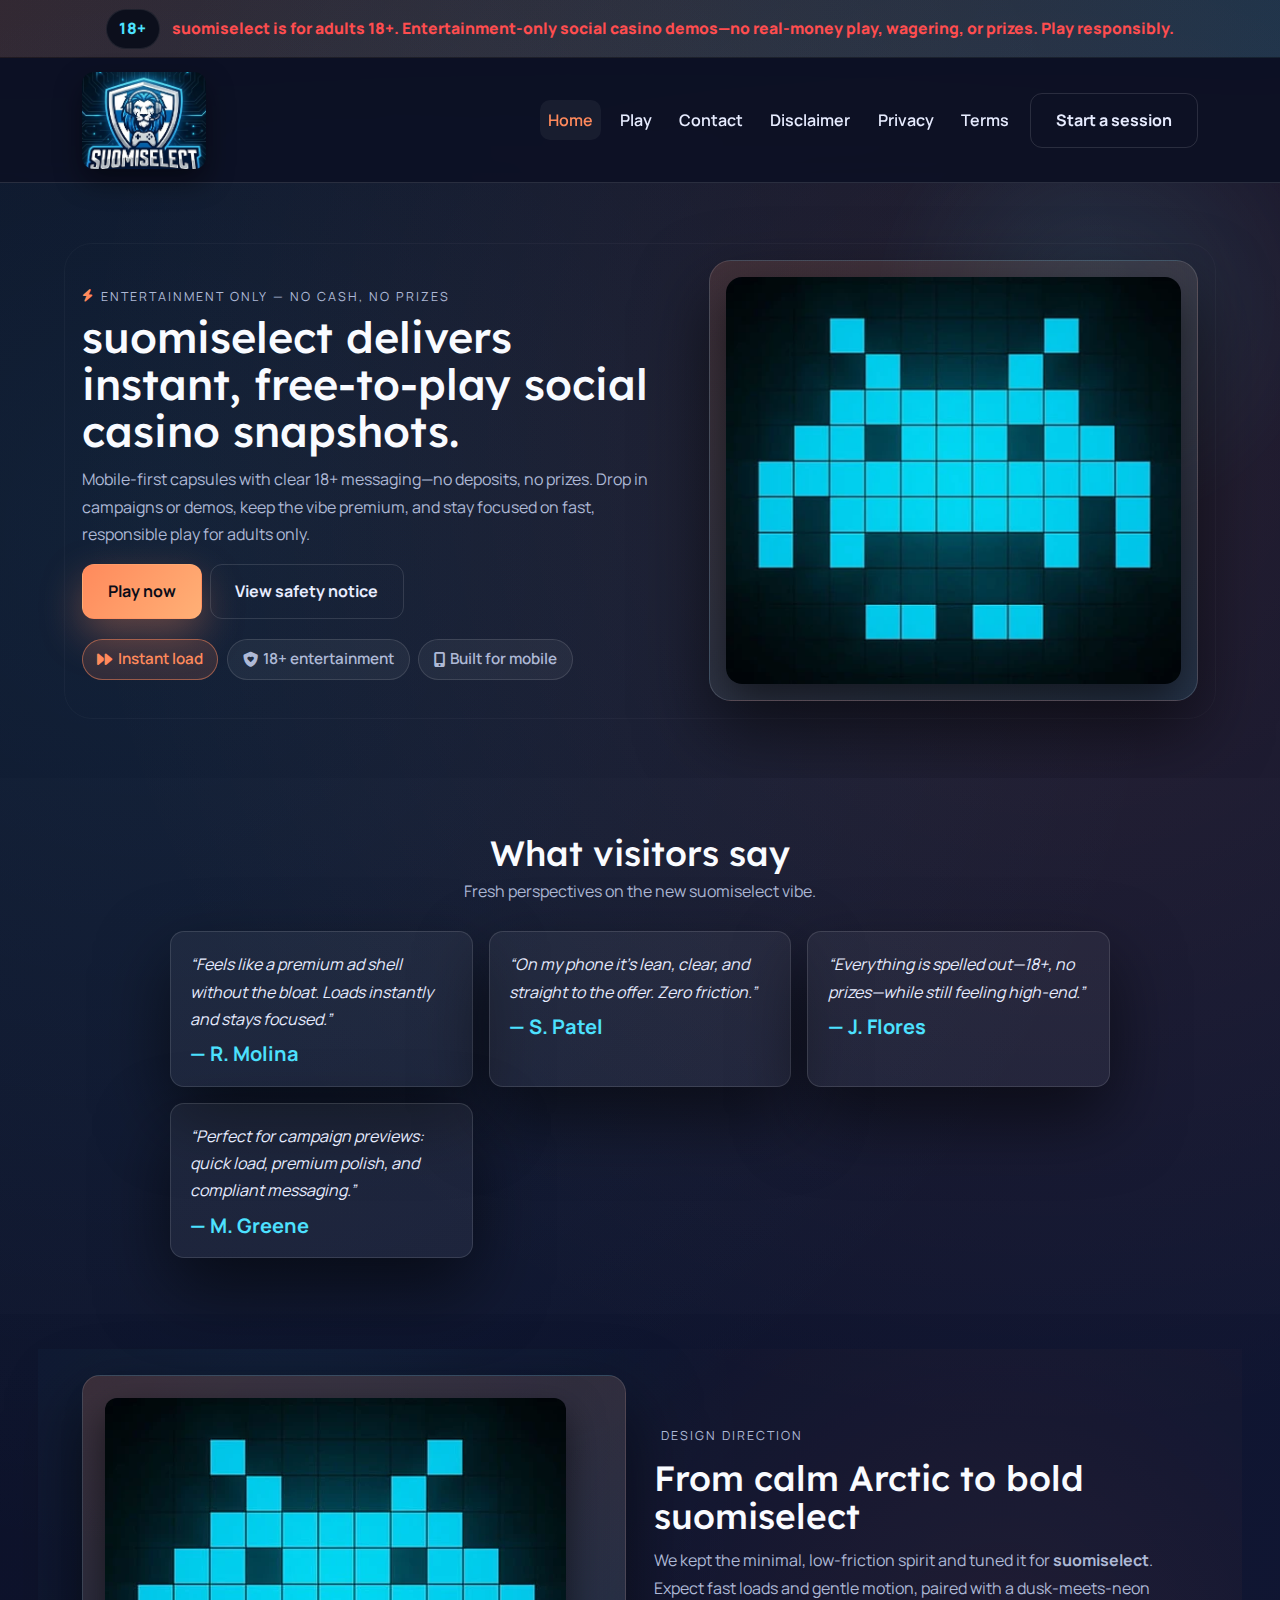
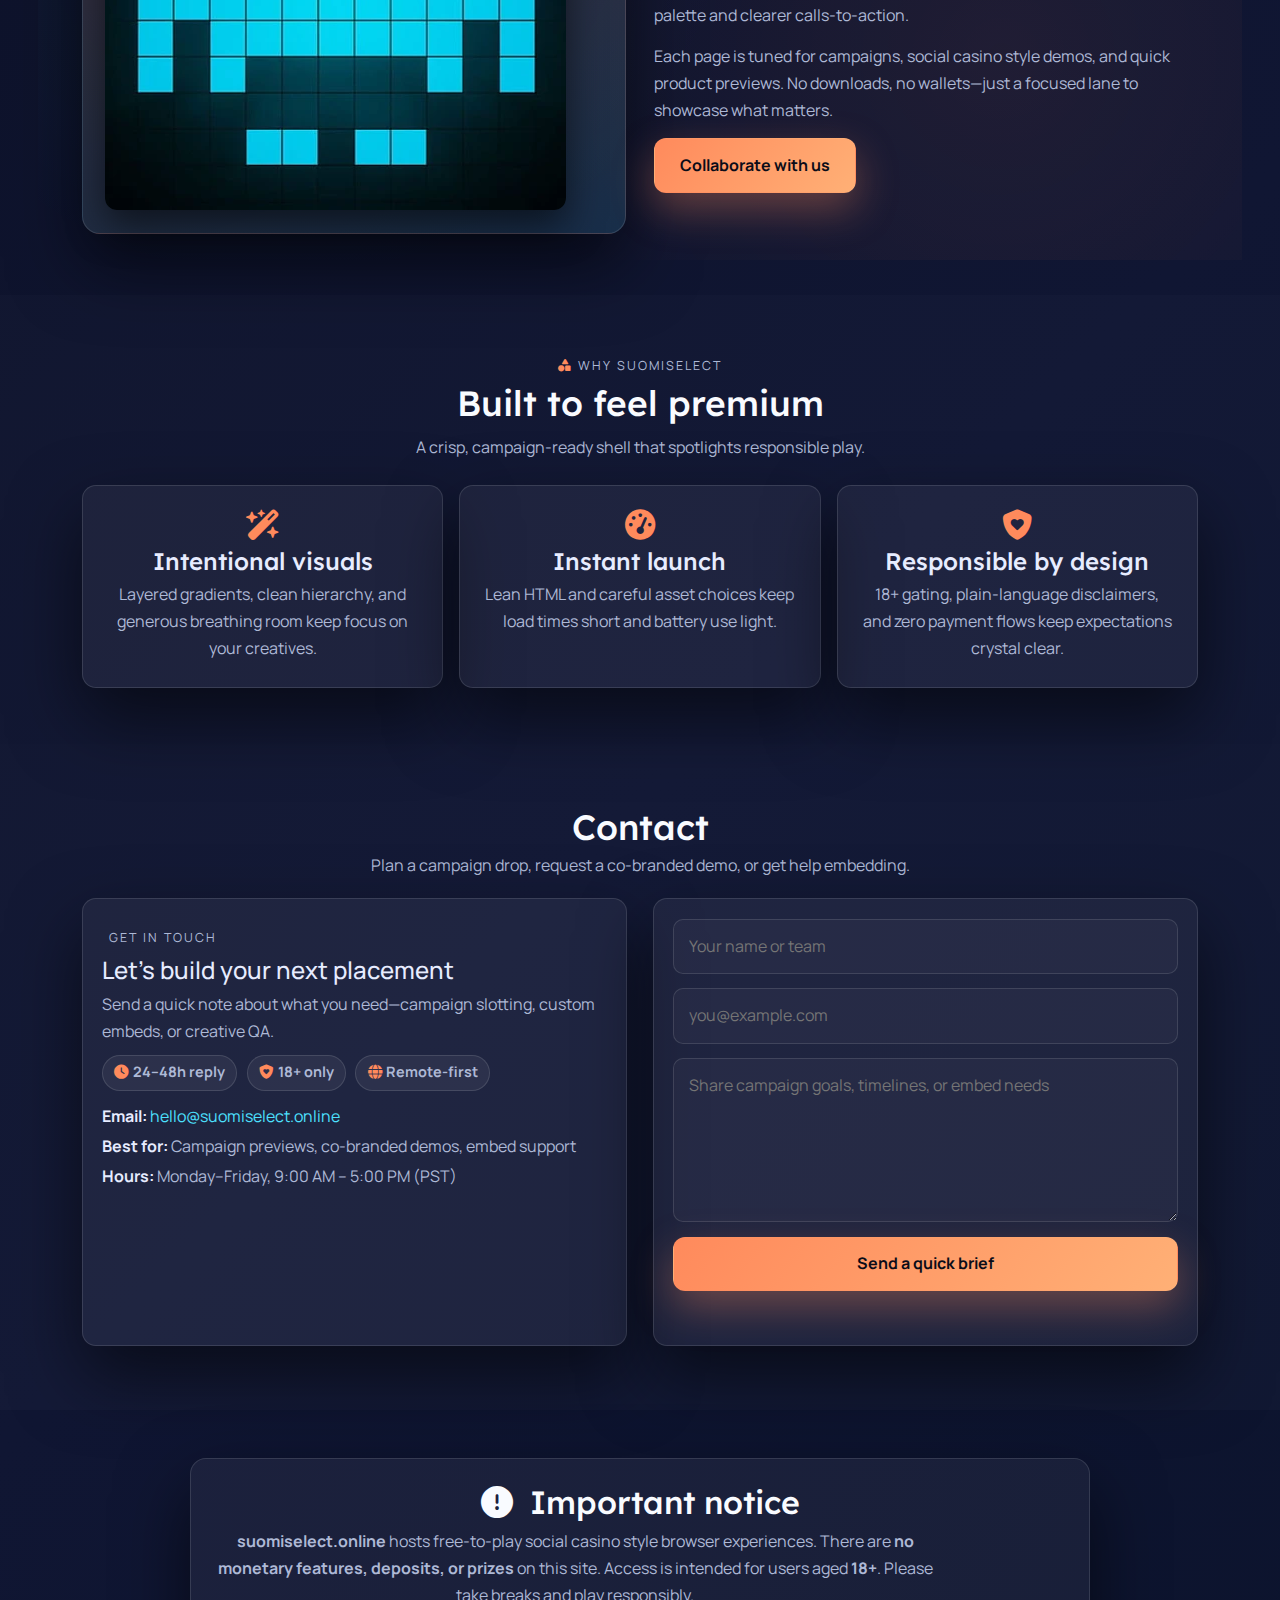
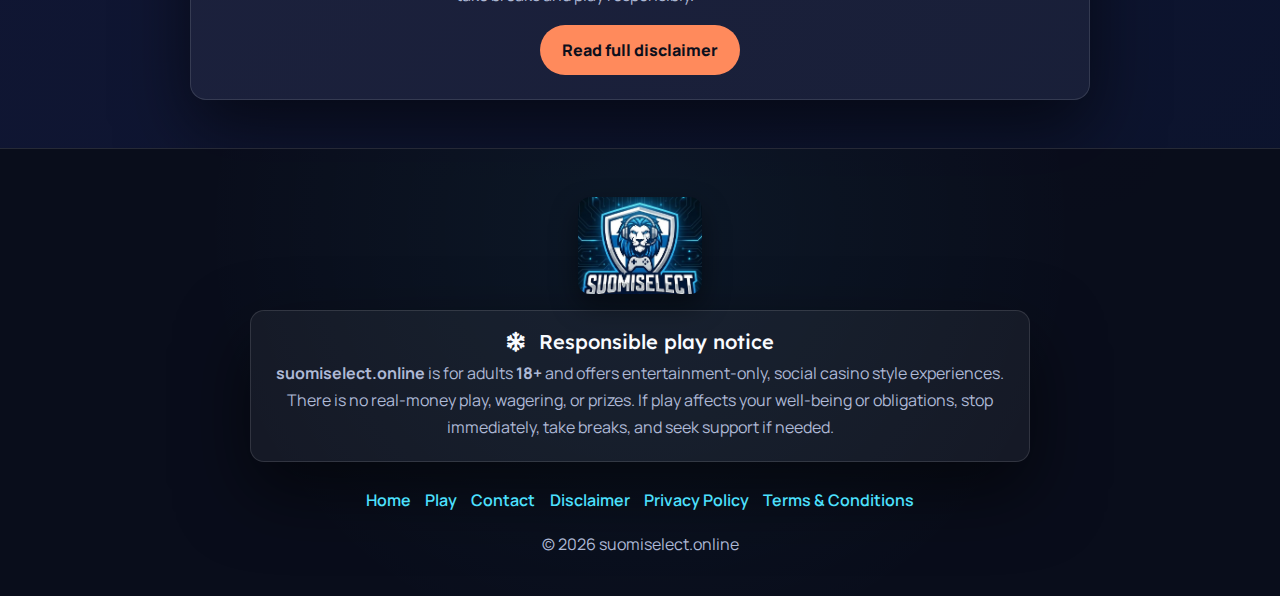
<file: index.html>
<!doctype html>
<html lang="en">
<head>
  <meta charset="utf-8">
  <meta name="viewport" content="width=device-width, initial-scale=1">
  <title>suomiselect.online | 18+ Entertainment-Only Social Casino Demos</title>
  <meta name="description" content="suomiselect hosts mobile-first, entertainment-only social casino demos for adults 18+. No real-money play, wagering, or prizes—fast, compliant previews.">
  <meta name="robots" content="index,follow">
  <link rel="canonical" href="https://suomiselect.online/">
  <meta property="og:title" content="suomiselect.online | 18+ Entertainment-Only Social Casino Demos">
  <meta property="og:description" content="Entertainment-only social casino previews for adults 18+. No real-money play, wagering, or prizes—fast, compliant, mobile-first.">
  <meta property="og:url" content="https://suomiselect.online/">
  <meta property="og:site_name" content="suomiselect.online">
  <meta property="og:type" content="website">
  <meta property="og:image" content="https://suomiselect.online/assets/herobackground01.webp">
  <meta name="twitter:card" content="summary_large_image">
  <meta name="twitter:title" content="suomiselect.online | 18+ Entertainment-Only Social Casino Demos">
  <meta name="twitter:description" content="Mobile-first, entertainment-only social casino demos. 18+ adults, no real-money play or prizes.">
  <meta name="twitter:image" content="https://suomiselect.online/assets/herobackground01.webp">
  <meta name="theme-color" content="#0c1024">
  <link rel="preconnect" href="https://fonts.googleapis.com">
  <link rel="preconnect" href="https://fonts.gstatic.com" crossorigin>
  <link href="https://fonts.googleapis.com/css2?family=Lexend:wght@400;500;600;700&family=Manrope:wght@400;500;600&display=swap" rel="stylesheet">
  <link href="https://cdn.jsdelivr.net/npm/bootstrap@5.3.3/dist/css/bootstrap.min.css" rel="stylesheet">
  <link rel="stylesheet" href="https://cdnjs.cloudflare.com/ajax/libs/font-awesome/6.5.2/css/all.min.css">
  <style>
:root{
  --bg: #0c1024;
  --bg-2: #101633;
  --panel: rgba(255,255,255,0.05);
  --panel-strong: rgba(255,255,255,0.08);
  --text: #e7ecff;
  --muted: #aeb9d6;
  --heading: #f9fbff;
  --accent: #ff8a5c;
  --accent-2: #4de1ff;
  --border: rgba(255,255,255,0.12);
  --radius: 18px;
  --shadow: 0 30px 70px rgba(0,0,0,0.55);
}

*{box-sizing:border-box}
body.page-shell-r4yx{
  margin:0;
  font-family:"Manrope", "Lexend", system-ui, sans-serif;
  background:
    radial-gradient(circle at 12% 14%, rgba(77,225,255,0.08), transparent 30%),
    radial-gradient(circle at 82% 12%, rgba(255,138,92,0.1), transparent 28%),
    linear-gradient(135deg, var(--bg), var(--bg-2) 60%, #0b132c);
  color:var(--text);
  line-height:1.7;
  min-height:100vh;
  -webkit-font-smoothing:antialiased;
}
a{color:var(--accent-2); text-decoration:none; transition:color .18s, opacity .18s}
a:hover{color:var(--accent); opacity:0.9}
img{max-width:100%; display:block}

.container.max-1080-q7hf{width:min(1140px, 100% - 2rem); margin:0 auto}

.alert-strip-b8sj{
  background:linear-gradient(120deg, rgba(255,138,92,0.15), rgba(77,225,255,0.14));
  color:#0c0f1c;
  padding:0.55rem 0;
  text-align:center;
  font-weight:700;
  border-bottom:1px solid rgba(0,0,0,0.35);
  box-shadow:0 12px 30px rgba(0,0,0,0.35);
}
.alert-inner-m3qd{
  display:flex;
  align-items:center;
  justify-content:center;
  gap:0.75rem;
  flex-wrap:wrap;
  font-size:0.98rem;
}
.alert-pill-d0ws{
  background:#0c0f1c;
  color:var(--accent-2);
  padding:0.35rem 0.8rem;
  border-radius:999px;
  font-weight:800;
  letter-spacing:0.4px;
  border:1px solid rgba(255,255,255,0.08);
}
.alert-text-rd9x{color:#ff4d4f; font-weight:800}

.nav-wrap-a2qe{
  background:rgba(12,16,36,0.92);
  border-bottom:1px solid var(--border);
  backdrop-filter:blur(16px);
  position:sticky;
  top:0;
  z-index:60;
  padding:0.85rem 0;
}
.nav-inner-u8rs{gap:0.85rem}
.nav-brand-f4ps{display:flex; align-items:center; gap:0.6rem; padding:0;}
.brand-mark-y6nu{width:124px; border-radius:12px; box-shadow:0 12px 28px rgba(0,0,0,0.45)}
.nav-link-l0zd{color:var(--text)!important; font-weight:600; margin:0 0.35rem; padding:0.4rem 0.7rem; border-radius:10px; transition:background .16s, color .16s}
.nav-link-l0zd:hover, .nav-link-l0zd.active{background:var(--panel); color:var(--accent)!important}
.nav-cta-bt3e{margin-left:0.4rem}
.navbar-toggler{border:1px solid var(--border); color:var(--text);}
.navbar-toggler:focus{box-shadow:0 0 0 3px rgba(77,225,255,0.22)}

.btn-solid-c9xm, .btn-ghost-r1sw{
  display:inline-flex;
  align-items:center;
  justify-content:center;
  gap:0.4rem;
  padding:0.8rem 1.55rem;
  border-radius:12px;
  font-weight:700;
  border:1px solid transparent;
  cursor:pointer;
  transition:transform .16s ease, box-shadow .2s ease, background .2s ease, color .2s ease;
  text-decoration:none;
}
.btn-solid-c9xm{background:linear-gradient(130deg, var(--accent), #ffb076); color:#0a0c18; box-shadow:0 16px 40px rgba(255,138,92,0.35)}
.btn-solid-c9xm:hover{transform:translateY(-2px); box-shadow:0 22px 50px rgba(255,138,92,0.45)}
.btn-ghost-r1sw{background:transparent; border-color:var(--border); color:var(--text);}
.btn-ghost-r1sw:hover{color:var(--accent); border-color:rgba(255,255,255,0.2); background:rgba(255,255,255,0.04)}

.label-kicker-p3dv{text-transform:uppercase; letter-spacing:2px; font-size:0.78rem; color:var(--muted); margin:0 0 0.45rem; display:inline-flex; gap:0.4rem; align-items:center}
.label-kicker-p3dv i{color:var(--accent)}
.title-main-f8q2{font-family:"Lexend", "Manrope", system-ui, sans-serif; color:var(--heading); font-size:2.7rem; line-height:1.08; margin:0 0 0.75rem}
.text-sub-j1kv{margin:0 0 1rem; color:var(--muted); max-width:720px}

.hero-wrap-u4en{position:relative; padding:clamp(3rem,6vw,5rem) 0; overflow:hidden}
.hero-wrap-u4en::before{
  content:""; position:absolute; inset:10% 5%; border:1px solid rgba(255,255,255,0.04);
  border-radius:28px; filter:blur(0px); opacity:0.9; pointer-events:none;
}
.hero-wrap-u4en::after{
  content:""; position:absolute; width:520px; height:520px; background:radial-gradient(circle, rgba(77,225,255,0.18), transparent 62%);
  top:-140px; right:-80px; filter:blur(10px); opacity:0.6;
}
.hero-grid-k1yb{position:relative; z-index:1; display:grid; grid-template-columns:1.1fr 0.9fr; gap:1.8rem; align-items:center}
.hero-copy-q9vf{max-width:680px}
.hero-badges-j1ay{display:flex; flex-wrap:wrap; gap:0.55rem; margin-top:1.25rem}
.badge-chip-f6uo{display:inline-flex; align-items:center; gap:0.35rem; padding:0.42rem 0.9rem; border-radius:999px; background:var(--panel); border:1px solid var(--border); color:var(--muted); font-weight:600; font-size:0.95rem}
.badge-chip-f6uo.accent-h7nz{background:rgba(255,138,92,0.14); color:var(--accent); border-color:rgba(255,138,92,0.5)}
.hero-media-m5hf{position:relative; background:linear-gradient(150deg, rgba(255,138,92,0.15), rgba(77,225,255,0.12)); border:1px solid var(--border); border-radius:22px; overflow:hidden; box-shadow:var(--shadow); padding:1rem}
.hero-media-m5hf img{border-radius:16px; box-shadow:0 18px 44px rgba(0,0,0,0.55)}

.features-wrap-r2mj{padding:3.5rem 0; background:rgba(255,255,255,0.015)}
.feature-grid-y9cz{display:grid; grid-template-columns:repeat(auto-fit,minmax(240px,1fr)); gap:1rem; margin-top:1.5rem}
.feature-card-n6pb{background:var(--panel); border:1px solid var(--border); padding:1.5rem; border-radius:14px; color:var(--text); box-shadow:var(--shadow); transition:transform .16s, box-shadow .16s, border-color .16s}
.feature-card-n6pb:hover{transform:translateY(-4px); box-shadow:0 20px 52px rgba(0,0,0,0.6); border-color:rgba(255,255,255,0.2)}
.feature-icon-p3ga{font-size:1.9rem; color:var(--accent); margin-bottom:0.4rem}
.feature-card-n6pb h4{margin:0 0 0.35rem; font-family:"Lexend",sans-serif}
.feature-card-n6pb p{margin:0; color:var(--muted)}

.about-wrap-h4kc{padding:3.8rem 0; position:relative}
.about-wrap-h4kc::before{
  content:""; position:absolute; inset:6% 3%; background:radial-gradient(circle at 20% 20%, rgba(77,225,255,0.06), transparent 45%), radial-gradient(circle at 80% 60%, rgba(255,138,92,0.08), transparent 50%);
  filter:blur(0px); opacity:0.9; z-index:0;
}
.about-grid-k7nb{position:relative; z-index:1; display:grid; grid-template-columns:1fr 1fr; gap:1.8rem; align-items:center}
.about-media-c5rt{background:linear-gradient(160deg, rgba(255,138,92,0.18), rgba(77,225,255,0.12)); border:1px solid var(--border); border-radius:18px; padding:1.4rem; box-shadow:var(--shadow)}
.about-media-c5rt img{border-radius:12px; box-shadow:0 16px 36px rgba(0,0,0,0.55)}
.about-copy-w8sj p{color:var(--muted); margin:0 0 0.85rem}

.reviews-wrap-z2mk{padding:3.5rem 0; background:rgba(255,255,255,0.01); text-align:center}
.reviews-grid-h6mt{max-width:940px; margin:0 auto; display:grid; grid-template-columns:repeat(auto-fit,minmax(240px,1fr)); gap:1rem; margin-top:1.6rem}
.review-card-x1np{background:var(--panel); border:1px solid var(--border); padding:1.2rem; border-radius:14px; box-shadow:var(--shadow); text-align:left}
.review-quote-a9dv{font-style:italic; color:var(--text); margin:0 0 0.6rem}
.review-author-y8wn{color:var(--accent-2); font-weight:700; margin:0}

.contact-wrap-r7cu{background:rgba(255,255,255,0.018); padding:4rem 0}
.contact-grid-j3xe{display:grid; grid-template-columns:1fr 1fr; gap:1.6rem}
.contact-info-b7vy, .contact-form-e4um{background:var(--panel); border:1px solid var(--border); border-radius:14px; padding:1.2rem; color:var(--text); box-shadow:var(--shadow)}
.contact-info-b7vy p{margin:0.15rem 0; color:var(--muted)}
.contact-info-b7vy strong{color:var(--text)}
.info-chip-v4ga{display:inline-flex; align-items:center; gap:0.3rem; padding:0.3rem 0.7rem; border-radius:999px; background:rgba(255,255,255,0.06); border:1px solid var(--border); color:var(--muted); font-weight:700; margin-right:0.4rem; margin-bottom:0.4rem; font-size:0.9rem}
.info-chip-v4ga i{color:var(--accent)}
.contact-form-e4um{display:flex; flex-direction:column; gap:0.9rem}
.contact-form-e4um input, .contact-form-e4um textarea{width:100%; padding:0.82rem 0.95rem; border-radius:10px; border:1px solid var(--border); background:rgba(255,255,255,0.03); color:var(--text); font-size:1rem; transition:border .16s, box-shadow .16s}
.contact-form-e4um input:focus, .contact-form-e4um textarea:focus{outline:none; border-color:var(--accent-2); box-shadow:0 0 0 3px rgba(77,225,255,0.18)}
.form-status-u5bn{min-height:20px; color:var(--muted); margin:0}
.status-ok-ps4v{color:#9af7c7}
.status-err-k0nq{color:#ffb076}

.notice-card-m9lh{padding:3rem 0; text-align:center}
.notice-box-l8en{max-width:900px; margin:0 auto; background:var(--panel); border:1px solid var(--border); padding:1.5rem; border-radius:16px; box-shadow:var(--shadow)}
.notice-title-r3pk{color:var(--heading); margin:0 0 0.4rem; font-family:"Lexend",sans-serif}
.notice-button-c6gf{background:var(--accent); color:#0c0f1c; padding:0.65rem 1.3rem; border-radius:999px; font-weight:800; display:inline-block; border:1px solid transparent}
.notice-button-c6gf:hover{background:var(--accent-2); color:#021219}

.footer-wrap-t4kj{background:rgba(10,13,26,0.95); color:var(--text); text-align:center; padding:3rem 1rem 2.4rem; border-top:1px solid var(--border); position:relative; overflow:hidden}
.footer-wrap-t4kj::before{content:""; position:absolute; inset:0; background:radial-gradient(circle at 50% 18%, rgba(77,225,255,0.05), transparent 60%); z-index:0}
.footer-wrap-t4kj .container{position:relative; z-index:1}
.footer-brand-y7pc{display:flex; align-items:center; justify-content:center; gap:0.7rem; margin-bottom:1rem}
.footer-disclaimer-o4jm{background:var(--panel); border:1px solid var(--border); color:var(--muted); max-width:780px; margin:0 auto 1.6rem; padding:1.2rem; border-radius:14px; box-shadow:var(--shadow)}
.footer-links-n5zv{display:flex; justify-content:center; gap:0.9rem; flex-wrap:wrap; padding:0; margin:0 0 1rem; list-style:none}
.footer-links-n5zv a{color:var(--accent-2); font-weight:600}
.footer-links-n5zv a:hover{color:var(--accent)}
.footer-copy-e7dv{color:var(--muted); margin:0}

.scroll-top-c2wy{position:fixed; right:22px; bottom:22px; width:44px; height:44px; border-radius:50%; border:none; background:var(--accent); color:#0c0f1c; display:flex; align-items:center; justify-content:center; cursor:pointer; box-shadow:0 14px 34px rgba(0,0,0,0.55); opacity:0; visibility:hidden; transition:all .16s; z-index:90}
.scroll-top-c2wy.is-visible-h2cb{opacity:1; visibility:visible}
.scroll-top-c2wy:hover{background:var(--accent-2)}

.sr-only-l2fe{position:absolute; width:1px; height:1px; padding:0; margin:-1px; overflow:hidden; clip:rect(0,0,0,0); border:0}

@media (max-width: 1100px){
  .hero-grid-k1yb{grid-template-columns:1fr}
  .hero-media-m5hf{order:-1}
  .title-main-f8q2{font-size:2.4rem}
}
@media (max-width: 768px){
  .nav-wrap-a2qe{padding:0.75rem 0}
  .hero-grid-k1yb{gap:1.2rem}
  .title-main-f8q2{font-size:2.1rem}
  .contact-grid-j3xe, .about-grid-k7nb{grid-template-columns:1fr}
}
@media (max-width: 576px){
  .brand-mark-y6nu{width:110px}
  .btn-solid-c9xm, .btn-ghost-r1sw{width:100%; justify-content:center}
  .hero-badges-j1ay{gap:0.4rem}
}
  </style>
</head>
<body class="page-shell-r4yx">

<div class="alert-strip-b8sj">
  <div class="container max-1080-q7hf alert-inner-m3qd">
    <span class="alert-pill-d0ws">18+</span>
    <span class="alert-text-rd9x">suomiselect is for adults 18+. Entertainment-only social casino demos—no real-money play, wagering, or prizes. Play responsibly.</span>
  </div>
</div>

<nav class="navbar navbar-expand-lg nav-wrap-a2qe">
  <div class="container max-1080-q7hf d-flex align-items-center justify-content-between nav-inner-u8rs">
    <a class="navbar-brand nav-brand-f4ps" href="/">
      <img class="brand-mark-y6nu" src="assets/img.png" alt="suomiselect logo">
      <span class="sr-only sr-only-l2fe">suomiselect.online</span>
    </a>
    <button class="navbar-toggler" type="button" data-bs-toggle="collapse" data-bs-target="#navMenu" aria-controls="navMenu" aria-expanded="false" aria-label="Toggle navigation">
      <span class="navbar-toggler-icon"><i class="fas fa-bars"></i></span>
    </button>

    <div class="collapse navbar-collapse justify-content-end" id="navMenu">
      <ul class="navbar-nav mb-2 mb-lg-0 align-items-lg-center">
        <li class="nav-item"><a class="nav-link nav-link-l0zd active" href="#home">Home</a></li>
        <li class="nav-item"><a class="nav-link nav-link-l0zd" href="/play">Play</a></li>
        <li class="nav-item"><a class="nav-link nav-link-l0zd" href="#contact">Contact</a></li>
        <li class="nav-item"><a class="nav-link nav-link-l0zd" href="/disclaimer">Disclaimer</a></li>
        <li class="nav-item"><a class="nav-link nav-link-l0zd" href="/privacy-policy">Privacy</a></li>
        <li class="nav-item"><a class="nav-link nav-link-l0zd" href="/terms-and-conditions">Terms</a></li>
        <li class="nav-item nav-cta-bt3e ms-lg-2">
          <a class="btn-ghost-r1sw" href="/play">Start a session</a>
        </li>
      </ul>
    </div>
  </div>
</nav>

<!-- HERO -->
<section id="home" class="hero-wrap-u4en">
  <div class="container max-1080-q7hf hero-grid-k1yb">
    <div class="hero-copy-q9vf">
      <p class="label-kicker-p3dv"><i class="fa-solid fa-bolt"></i>Entertainment only — no cash, no prizes</p>
      <h1 class="title-main-f8q2">suomiselect delivers instant, free-to-play social casino snapshots.</h1>
      <p class="text-sub-j1kv">
        Mobile-first capsules with clear 18+ messaging—no deposits, no prizes. Drop in campaigns or demos, keep the vibe premium,
        and stay focused on fast, responsible play for adults only.
      </p>
      <div class="d-flex flex-wrap gap-2 mt-3">
        <a href="/play" class="btn-solid-c9xm">Play now</a>
        <a href="#disclaimer-block" class="btn-ghost-r1sw">View safety notice</a>
      </div>
      <div class="hero-badges-j1ay">
        <span class="badge-chip-f6uo accent-h7nz"><i class="fa-solid fa-forward"></i>Instant load</span>
        <span class="badge-chip-f6uo"><i class="fa-solid fa-shield-heart"></i>18+ entertainment</span>
        <span class="badge-chip-f6uo"><i class="fa-solid fa-mobile-screen-button"></i>Built for mobile</span>
      </div>
    </div>
    <div class="hero-media-m5hf">
      <img src="assets/herobackground01.webp" alt="suomiselect hero collage">
    </div>
  </div>
</section>

<!-- REVIEWS -->
<section id="reviews" class="reviews-wrap-z2mk">
  <div class="container max-1080-q7hf">
    <h2 class="title-main-f8q2" style="text-align:center; font-size:2.2rem; margin-bottom:0.4rem;">What visitors say</h2>
    <p class="text-sub-j1kv" style="text-align:center; margin:0 auto 1.2rem;">Fresh perspectives on the new suomiselect vibe.</p>
    <div class="reviews-grid-h6mt">
      <div class="review-card-x1np">
        <p class="review-quote-a9dv">“Feels like a premium ad shell without the bloat. Loads instantly and stays focused.”</p>
        <h5 class="review-author-y8wn">— R. Molina</h5>
      </div>
      <div class="review-card-x1np">
        <p class="review-quote-a9dv">“On my phone it’s lean, clear, and straight to the offer. Zero friction.”</p>
        <h5 class="review-author-y8wn">— S. Patel</h5>
      </div>
      <div class="review-card-x1np">
        <p class="review-quote-a9dv">“Everything is spelled out—18+, no prizes—while still feeling high-end.”</p>
        <h5 class="review-author-y8wn">— J. Flores</h5>
      </div>
      <div class="review-card-x1np">
        <p class="review-quote-a9dv">“Perfect for campaign previews: quick load, premium polish, and compliant messaging.”</p>
        <h5 class="review-author-y8wn">— M. Greene</h5>
      </div>
    </div>
  </div>
</section>

<!-- ABOUT -->
<section id="about" class="about-wrap-h4kc">
  <div class="container max-1080-q7hf about-grid-k7nb">
    <div class="about-media-c5rt">
      <img src="assets/herobackground01.webp" alt="suomiselect hero collage">
    </div>
    <div class="about-copy-w8sj">
      <p class="label-kicker-p3dv"><i class="fa-solid fa-sparkles"></i>Design direction</p>
      <h2 class="title-main-f8q2" style="font-size:2.2rem;">From calm Arctic to bold suomiselect</h2>
      <p>
        We kept the minimal, low-friction spirit and tuned it for <strong>suomiselect</strong>. Expect fast loads and gentle motion,
        paired with a dusk-meets-neon palette and clearer calls-to-action.
      </p>
      <p>
        Each page is tuned for campaigns, social casino style demos, and quick product previews. No downloads, no wallets—just a focused
        lane to showcase what matters.
      </p>
      <a href="#contact" class="btn-solid-c9xm">Collaborate with us</a>
    </div>
  </div>
</section>

<!-- FEATURES -->
<section id="features" class="features-wrap-r2mj">
  <div class="container max-1080-q7hf text-center">
    <p class="label-kicker-p3dv" style="justify-content:center;"><i class="fa-solid fa-shapes"></i>Why suomiselect</p>
    <h2 class="title-main-f8q2" style="font-size:2.2rem;">Built to feel premium</h2>
    <p class="text-sub-j1kv" style="margin:0 auto 1rem;">A crisp, campaign-ready shell that spotlights responsible play.</p>
    <div class="feature-grid-y9cz">
      <div class="feature-card-n6pb">
        <i class="fa-solid fa-wand-magic-sparkles feature-icon-p3ga"></i>
        <h4>Intentional visuals</h4>
        <p>Layered gradients, clean hierarchy, and generous breathing room keep focus on your creatives.</p>
      </div>
      <div class="feature-card-n6pb">
        <i class="fa-solid fa-gauge-high feature-icon-p3ga"></i>
        <h4>Instant launch</h4>
        <p>Lean HTML and careful asset choices keep load times short and battery use light.</p>
      </div>
      <div class="feature-card-n6pb">
        <i class="fa-solid fa-shield-heart feature-icon-p3ga"></i>
        <h4>Responsible by design</h4>
        <p>18+ gating, plain-language disclaimers, and zero payment flows keep expectations crystal clear.</p>
      </div>
    </div>
  </div>
</section>

<!-- CONTACT -->
<section id="contact" class="contact-wrap-r7cu">
  <div class="container max-1080-q7hf">
    <h2 class="title-main-f8q2" style="text-align:center; font-size:2.2rem; margin-bottom:0.4rem;">Contact</h2>
    <p class="text-sub-j1kv" style="text-align:center; margin:0 auto 1.2rem;">Plan a campaign drop, request a co-branded demo, or get help embedding.</p>

    <div class="contact-grid-j3xe">
      <div class="contact-info-b7vy">
        <p class="label-kicker-p3dv" style="margin-bottom:0.5rem;"><i class="fa-solid fa-messages"></i>Get in touch</p>
        <h4 style="margin:0 0 0.35rem;">Let’s build your next placement</h4>
        <p>Send a quick note about what you need—campaign slotting, custom embeds, or creative QA.</p>
        <div style="margin:0.6rem 0 0.4rem;">
          <span class="info-chip-v4ga"><i class="fa-solid fa-clock"></i>24–48h reply</span>
          <span class="info-chip-v4ga"><i class="fa-solid fa-shield-heart"></i>18+ only</span>
          <span class="info-chip-v4ga"><i class="fa-solid fa-globe"></i>Remote-first</span>
        </div>
        <p><strong>Email:</strong> <a href="mailto:hello@suomiselect.online">hello@suomiselect.online</a></p>
        <p><strong>Best for:</strong> Campaign previews, co-branded demos, embed support</p>
        <p><strong>Hours:</strong> Monday–Friday, 9:00 AM – 5:00 PM (PST)</p>
      </div>

      <form id="hubForm" class="contact-form-e4um" novalidate>
        <input type="text" id="hubName" placeholder="Your name or team" required minlength="2" maxlength="60">
        <input type="email" id="hubEmail" placeholder="you@example.com" required>
        <textarea id="hubMessage" rows="5" placeholder="Share campaign goals, timelines, or embed needs" required></textarea>
        <button type="submit" class="btn-solid-c9xm">Send a quick brief</button>
        <p id="hubStatus" class="form-status-u5bn" aria-live="polite"></p>
      </form>
    </div>
  </div>
</section>

<!-- DISCLAIMER CARD -->
<section id="disclaimer-block" class="notice-card-m9lh" aria-labelledby="disclaimer-title">
  <div class="container max-1080-q7hf">
    <div class="notice-box-l8en">
      <h2 id="disclaimer-title" class="notice-title-r3pk"><i class="fas fa-circle-exclamation me-2"></i> Important notice</h2>
      <p class="text-sub-j1kv" style="margin:0 0 1rem;">
        <strong>suomiselect.online</strong> hosts free-to-play social casino style browser experiences. There are <strong>no monetary features, deposits,
        or prizes</strong> on this site. Access is intended for users aged <strong>18+</strong>. Please take breaks and play responsibly.
      </p>
      <a href="/disclaimer" class="notice-button-c6gf">Read full disclaimer</a>
    </div>
  </div>
</section>

<!-- FOOTER -->
<footer class="footer-wrap-t4kj">
  <div class="container max-1080-q7hf">
    <div class="footer-brand-y7pc">
      <img class="brand-mark-y6nu" src="assets/img.png" alt="suomiselect logo">
      <span class="sr-only sr-only-l2fe">suomiselect.online</span>
    </div>

    <div class="footer-disclaimer-o4jm">
      <h5 style="margin:0 0 0.35rem; color:var(--heading); font-family:'Lexend',sans-serif;"><i class="fas fa-snowflake me-2"></i> Responsible play notice</h5>
      <p style="margin:0;">
        <strong>suomiselect.online</strong> is for adults <strong>18+</strong> and offers entertainment-only, social casino style experiences.
        There is no real-money play, wagering, or prizes. If play affects your well-being or obligations, stop immediately, take breaks,
        and seek support if needed.
      </p>
    </div>

    <ul class="footer-links-n5zv">
      <li><a href="/">Home</a></li>
      <li><a href="/play">Play</a></li>
      <li><a href="#contact">Contact</a></li>
      <li><a href="/disclaimer">Disclaimer</a></li>
      <li><a href="/privacy-policy">Privacy Policy</a></li>
      <li><a href="/terms-and-conditions">Terms &amp; Conditions</a></li>
    </ul>

    <p class="footer-copy-e7dv">© <span data-year></span> suomiselect.online</p>
  </div>
</footer>

<button id="hubScrollTop" class="scroll-top-c2wy" aria-label="Scroll to top">
  <i class="fas fa-chevron-up"></i>
</button>

<script src="https://cdn.jsdelivr.net/npm/bootstrap@5.3.3/dist/js/bootstrap.bundle.min.js"></script>
<script src="assets/main.js" defer></script>
</body>
</html>
</file>
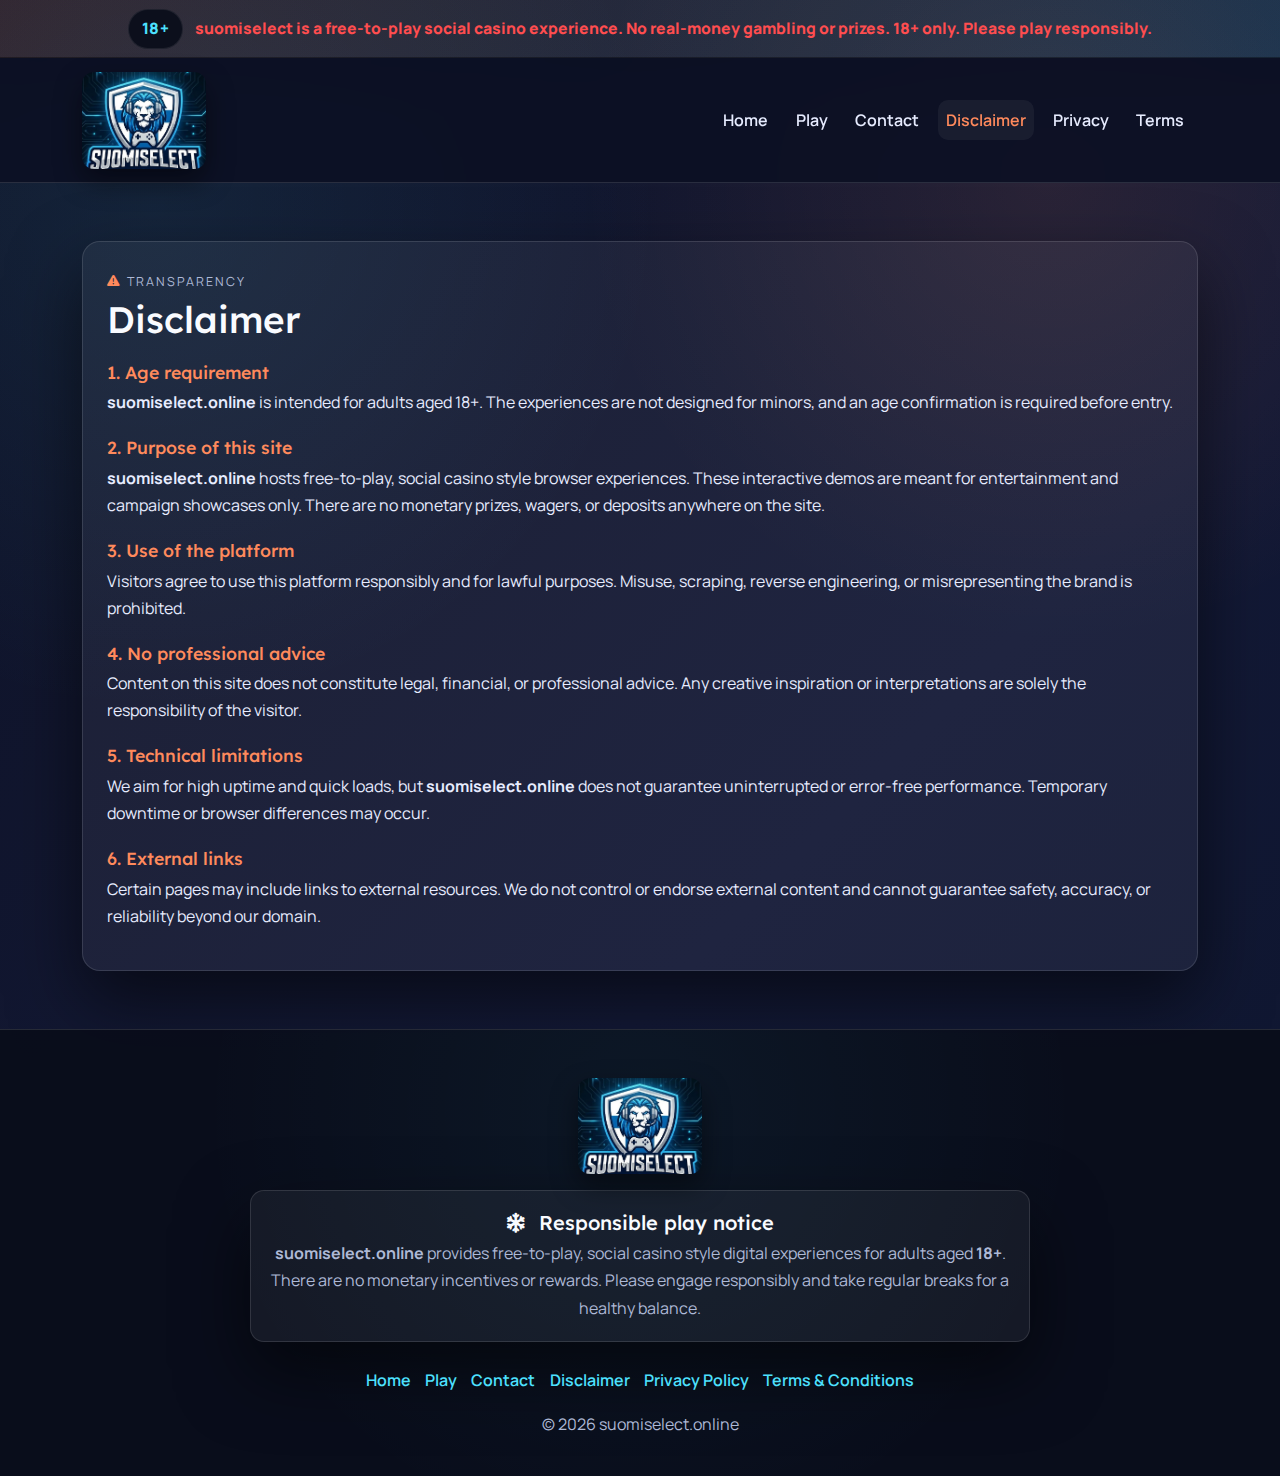
<file: disclaimer/index.html>
<!doctype html>
<html lang="en">
<head>
  <meta charset="utf-8">
  <meta name="viewport" content="width=device-width, initial-scale=1">
  <title>Disclaimer - suomiselect.online</title>
  <meta name="description" content="Disclaimer for suomiselect.online's free-to-play social casino style experiences.">
  <link rel="preconnect" href="https://fonts.googleapis.com">
  <link rel="preconnect" href="https://fonts.gstatic.com" crossorigin>
  <link href="https://fonts.googleapis.com/css2?family=Lexend:wght@400;500;600;700&family=Manrope:wght@400;500;600&display=swap" rel="stylesheet">
  <link href="https://cdn.jsdelivr.net/npm/bootstrap@5.3.3/dist/css/bootstrap.min.css" rel="stylesheet">
  <link rel="stylesheet" href="https://cdnjs.cloudflare.com/ajax/libs/font-awesome/6.5.2/css/all.min.css">
  <style>
:root{
  --bg: #0c1024;
  --bg-2: #101633;
  --panel: rgba(255,255,255,0.05);
  --panel-strong: rgba(255,255,255,0.08);
  --text: #e7ecff;
  --muted: #aeb9d6;
  --heading: #f9fbff;
  --accent: #ff8a5c;
  --accent-2: #4de1ff;
  --border: rgba(255,255,255,0.12);
  --radius: 18px;
  --shadow: 0 30px 70px rgba(0,0,0,0.55);
}

*{box-sizing:border-box}
body.page-shell-r4yx{
  margin:0;
  font-family:"Manrope", "Lexend", system-ui, sans-serif;
  background:
    radial-gradient(circle at 12% 14%, rgba(77,225,255,0.08), transparent 30%),
    radial-gradient(circle at 82% 12%, rgba(255,138,92,0.1), transparent 28%),
    linear-gradient(135deg, var(--bg), var(--bg-2) 60%, #0b132c);
  color:var(--text);
  line-height:1.7;
  min-height:100vh;
  -webkit-font-smoothing:antialiased;
}
a{color:var(--accent-2); text-decoration:none; transition:color .18s, opacity .18s}
a:hover{color:var(--accent); opacity:0.9}
img{max-width:100%; display:block}

.container.max-1080-q7hf{width:min(1140px, 100% - 2rem); margin:0 auto}

.alert-strip-b8sj{
  background:linear-gradient(120deg, rgba(255,138,92,0.15), rgba(77,225,255,0.14));
  color:#0c0f1c;
  padding:0.55rem 0;
  text-align:center;
  font-weight:700;
  border-bottom:1px solid rgba(0,0,0,0.35);
  box-shadow:0 12px 30px rgba(0,0,0,0.35);
}
.alert-inner-m3qd{
  display:flex;
  align-items:center;
  justify-content:center;
  gap:0.75rem;
  flex-wrap:wrap;
  font-size:0.98rem;
}
.alert-pill-d0ws{
  background:#0c0f1c;
  color:var(--accent-2);
  padding:0.35rem 0.8rem;
  border-radius:999px;
  font-weight:800;
  letter-spacing:0.4px;
  border:1px solid rgba(255,255,255,0.08);
}
.alert-text-rd9x{color:#ff4d4f; font-weight:800}

.nav-wrap-a2qe{
  background:rgba(12,16,36,0.92);
  border-bottom:1px solid var(--border);
  backdrop-filter:blur(16px);
  position:sticky;
  top:0;
  z-index:60;
  padding:0.85rem 0;
}
.nav-inner-u8rs{gap:0.85rem}
.nav-brand-f4ps{display:flex; align-items:center; gap:0.6rem; padding:0;}
.brand-mark-y6nu{width:124px; border-radius:12px; box-shadow:0 12px 28px rgba(0,0,0,0.45)}
.nav-link-l0zd{color:var(--text)!important; font-weight:600; margin:0 0.35rem; padding:0.4rem 0.7rem; border-radius:10px; transition:background .16s, color .16s}
.nav-link-l0zd:hover, .nav-link-l0zd.active{background:var(--panel); color:var(--accent)!important}
.navbar-toggler{border:1px solid var(--border); color:var(--text);}
.navbar-toggler:focus{box-shadow:0 0 0 3px rgba(77,225,255,0.22)}

.label-kicker-p3dv{text-transform:uppercase; letter-spacing:2px; font-size:0.78rem; color:var(--muted); margin:0 0 0.45rem; display:inline-flex; gap:0.4rem; align-items:center}
.label-kicker-p3dv i{color:var(--accent)}
.title-main-f8q2{font-family:"Lexend", "Manrope", system-ui, sans-serif; color:var(--heading); font-size:2.3rem; line-height:1.14; margin:0 0 0.75rem}
.text-sub-j1kv{margin:0 0 1rem; color:var(--muted); max-width:840px}

.legal-wrap-p1mz{padding:3.6rem 0; background:rgba(255,255,255,0.016)}
.legal-card-y4rn{background:var(--panel); border:1px solid var(--border); border-radius:18px; padding:1.5rem; box-shadow:var(--shadow)}
.subheading-l1jr{color:var(--accent); font-size:1.1rem; margin:1.3rem 0 0.4rem; font-family:"Lexend",sans-serif}

.footer-wrap-t4kj{background:rgba(10,13,26,0.95); color:var(--text); text-align:center; padding:3rem 1rem 2.4rem; border-top:1px solid var(--border); position:relative; overflow:hidden}
.footer-wrap-t4kj::before{content:""; position:absolute; inset:0; background:radial-gradient(circle at 50% 18%, rgba(77,225,255,0.05), transparent 60%); z-index:0}
.footer-wrap-t4kj .container{position:relative; z-index:1}
.footer-brand-y7pc{display:flex; align-items:center; justify-content:center; gap:0.7rem; margin-bottom:1rem}
.footer-disclaimer-o4jm{background:var(--panel); border:1px solid var(--border); color:var(--muted); max-width:780px; margin:0 auto 1.6rem; padding:1.2rem; border-radius:14px; box-shadow:var(--shadow)}
.footer-links-n5zv{display:flex; justify-content:center; gap:0.9rem; flex-wrap:wrap; padding:0; margin:0 0 1rem; list-style:none}
.footer-links-n5zv a{color:var(--accent-2); font-weight:600}
.footer-links-n5zv a:hover{color:var(--accent)}
.footer-copy-e7dv{color:var(--muted); margin:0}

.scroll-top-c2wy{position:fixed; right:22px; bottom:22px; width:44px; height:44px; border-radius:50%; border:none; background:var(--accent); color:#0c0f1c; display:flex; align-items:center; justify-content:center; cursor:pointer; box-shadow:0 14px 34px rgba(0,0,0,0.55); opacity:0; visibility:hidden; transition:all .16s; z-index:90}
.scroll-top-c2wy.is-visible-h2cb{opacity:1; visibility:visible}
.scroll-top-c2wy:hover{background:var(--accent-2)}

.sr-only-l2fe{position:absolute; width:1px; height:1px; padding:0; margin:-1px; overflow:hidden; clip:rect(0,0,0,0); border:0}

@media (max-width: 768px){
  .nav-wrap-a2qe{padding:0.75rem 0}
  .title-main-f8q2{font-size:2rem}
}
@media (max-width: 576px){
  .brand-mark-y6nu{width:110px}
}

  
  </style>
</head>
<body class="page-shell-r4yx">

<div class="alert-strip-b8sj">
  <div class="container max-1080-q7hf alert-inner-m3qd">
    <span class="alert-pill-d0ws">18+</span>
    <span class="alert-text-rd9x">suomiselect is a free-to-play social casino experience. No real-money gambling or prizes. 18+ only. Please play responsibly.</span>
  </div>
</div>

<nav class="navbar navbar-expand-lg nav-wrap-a2qe">
  <div class="container max-1080-q7hf d-flex align-items-center justify-content-between nav-inner-u8rs">
    <a class="navbar-brand nav-brand-f4ps" href="/">
      <img class="brand-mark-y6nu" src="../assets/img.png" alt="suomiselect logo">
      <span class="sr-only sr-only-l2fe">suomiselect.online</span>
    </a>
    <button class="navbar-toggler" type="button" data-bs-toggle="collapse" data-bs-target="#navMenu" aria-controls="navMenu" aria-expanded="false" aria-label="Toggle navigation">
      <span class="navbar-toggler-icon"><i class="fas fa-bars"></i></span>
    </button>

    <div class="collapse navbar-collapse justify-content-end" id="navMenu">
      <ul class="navbar-nav mb-2 mb-lg-0 align-items-lg-center">
        <li class="nav-item"><a class="nav-link nav-link-l0zd" href="/">Home</a></li>
        <li class="nav-item"><a class="nav-link nav-link-l0zd" href="/play">Play</a></li>
        <li class="nav-item"><a class="nav-link nav-link-l0zd" href="/#contact">Contact</a></li>
        <li class="nav-item"><a class="nav-link nav-link-l0zd active" href="/disclaimer">Disclaimer</a></li>
        <li class="nav-item"><a class="nav-link nav-link-l0zd" href="/privacy-policy">Privacy</a></li>
        <li class="nav-item"><a class="nav-link nav-link-l0zd" href="/terms-and-conditions">Terms</a></li>
      </ul>
    </div>
  </div>
</nav>

<section id="disclaimer" class="legal-wrap-p1mz">
  <div class="container max-1080-q7hf">
    <div class="legal-card-y4rn">
      <p class="label-kicker-p3dv"><i class="fa-solid fa-triangle-exclamation"></i>Transparency</p>
      <h2 class="title-main-f8q2">Disclaimer</h2>

      <h3 class="subheading-l1jr">1. Age requirement</h3>
      <p>
        <strong>suomiselect.online</strong> is intended for adults aged 18+. The experiences are not designed for minors, and an age
        confirmation is required before entry.
      </p>

      <h3 class="subheading-l1jr">2. Purpose of this site</h3>
      <p>
        <strong>suomiselect.online</strong> hosts free-to-play, social casino style browser experiences. These interactive demos are
        meant for entertainment and campaign showcases only. There are no monetary prizes, wagers, or deposits anywhere on the site.
      </p>

      <h3 class="subheading-l1jr">3. Use of the platform</h3>
      <p>
        Visitors agree to use this platform responsibly and for lawful purposes. Misuse, scraping, reverse engineering, or misrepresenting
        the brand is prohibited.
      </p>

      <h3 class="subheading-l1jr">4. No professional advice</h3>
      <p>
        Content on this site does not constitute legal, financial, or professional advice. Any creative inspiration or interpretations
        are solely the responsibility of the visitor.
      </p>

      <h3 class="subheading-l1jr">5. Technical limitations</h3>
      <p>
        We aim for high uptime and quick loads, but <strong>suomiselect.online</strong> does not guarantee uninterrupted or error-free
        performance. Temporary downtime or browser differences may occur.
      </p>

      <h3 class="subheading-l1jr">6. External links</h3>
      <p>
        Certain pages may include links to external resources. We do not control or endorse external content and cannot guarantee safety,
        accuracy, or reliability beyond our domain.
      </p>
    </div>
  </div>
</section>

<footer class="footer-wrap-t4kj">
  <div class="container max-1080-q7hf">
    <div class="footer-brand-y7pc">
      <img class="brand-mark-y6nu" src="../assets/img.png" alt="suomiselect logo">
      <span class="sr-only sr-only-l2fe">suomiselect.online</span>
    </div>

    <div class="footer-disclaimer-o4jm">
      <h5 style="margin:0 0 0.35rem; color:var(--heading); font-family:'Lexend',sans-serif;"><i class="fas fa-snowflake me-2"></i> Responsible play notice</h5>
      <p style="margin:0;">
        <strong>suomiselect.online</strong> provides free-to-play, social casino style digital experiences for adults aged <strong>18+</strong>.
        There are no monetary incentives or rewards. Please engage responsibly and take regular breaks for a healthy balance.
      </p>
    </div>

    <ul class="footer-links-n5zv">
      <li><a href="/">Home</a></li>
      <li><a href="/play">Play</a></li>
      <li><a href="/#contact">Contact</a></li>
      <li><a href="/disclaimer">Disclaimer</a></li>
      <li><a href="/privacy-policy">Privacy Policy</a></li>
      <li><a href="/terms-and-conditions">Terms &amp; Conditions</a></li>
    </ul>

    <p class="footer-copy-e7dv">© <span data-year></span> suomiselect.online</p>
  </div>
</footer>

<button id="hubScrollTop" class="scroll-top-c2wy" aria-label="Scroll to top">
  <i class="fas fa-chevron-up"></i>
</button>

<script src="https://cdn.jsdelivr.net/npm/bootstrap@5.3.3/dist/js/bootstrap.bundle.min.js"></script>
<script src="../assets/main.js" defer></script>
</body>
</html>
</file>
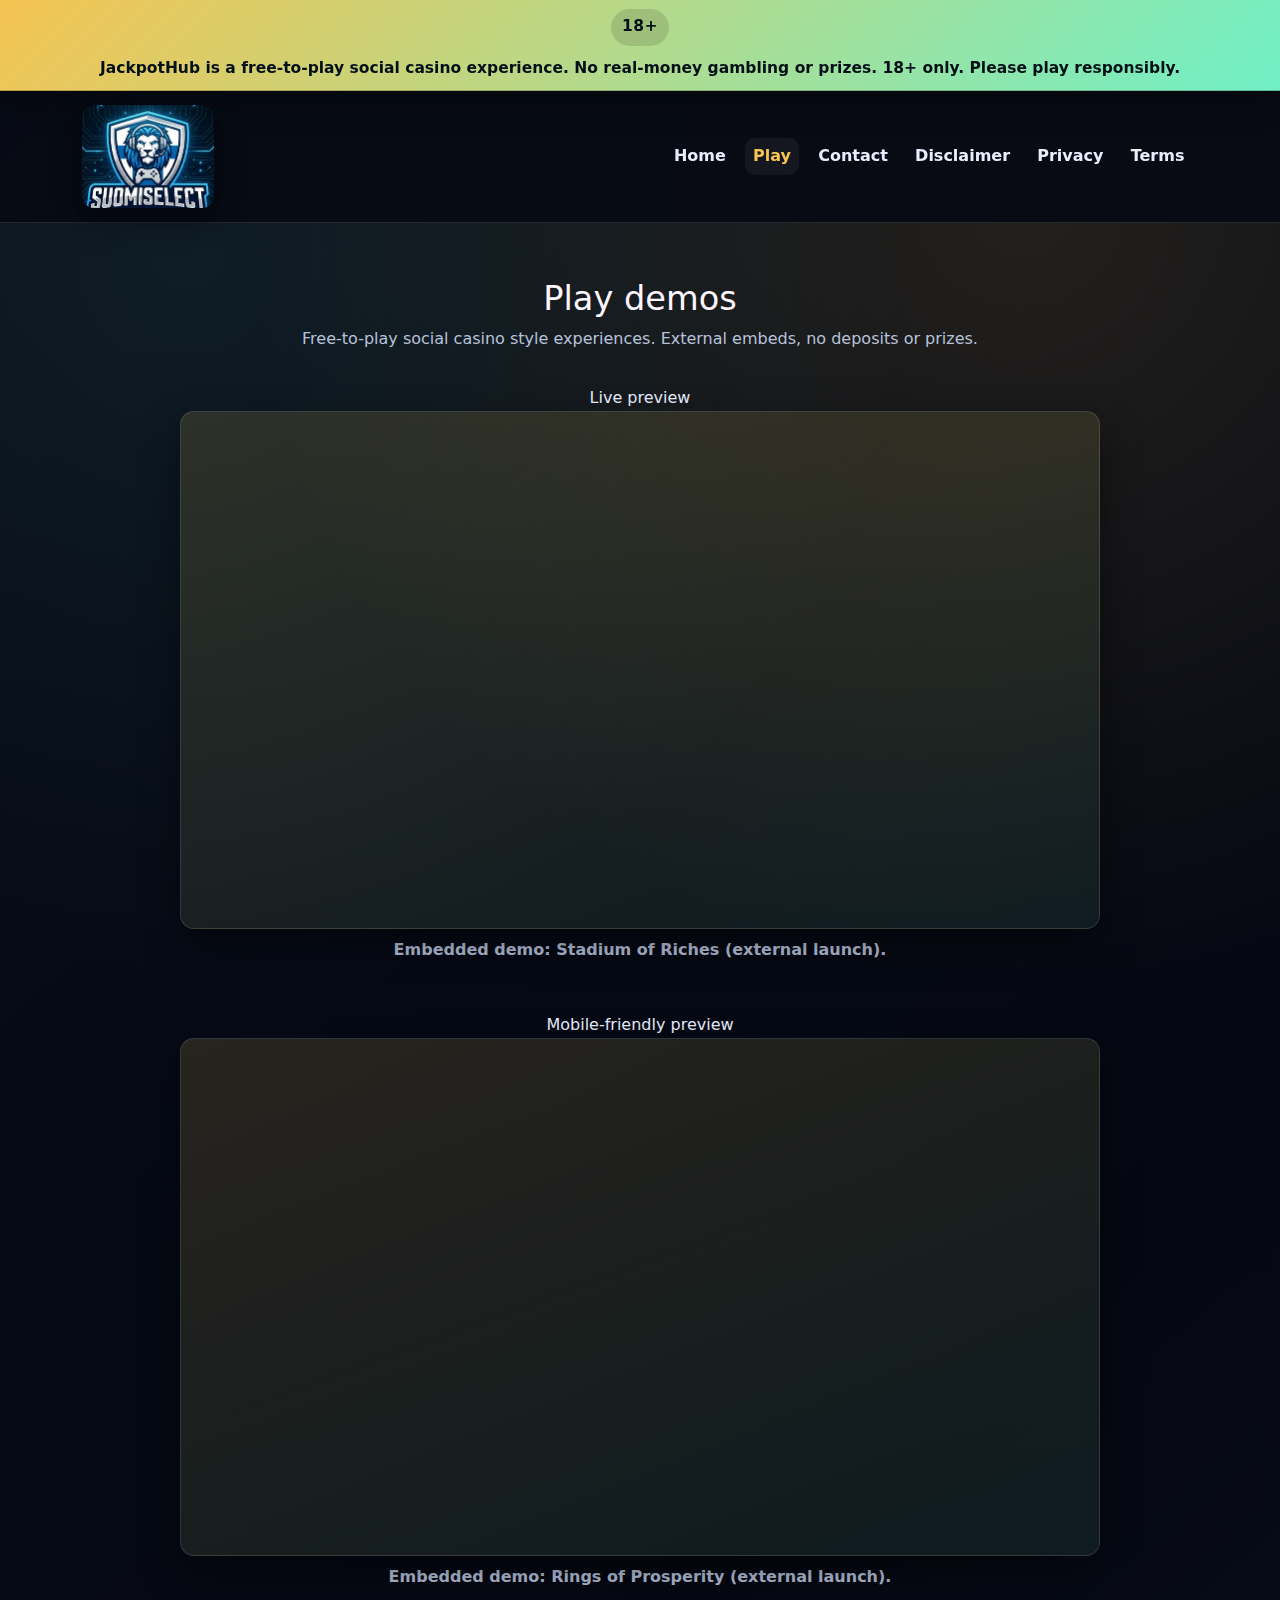
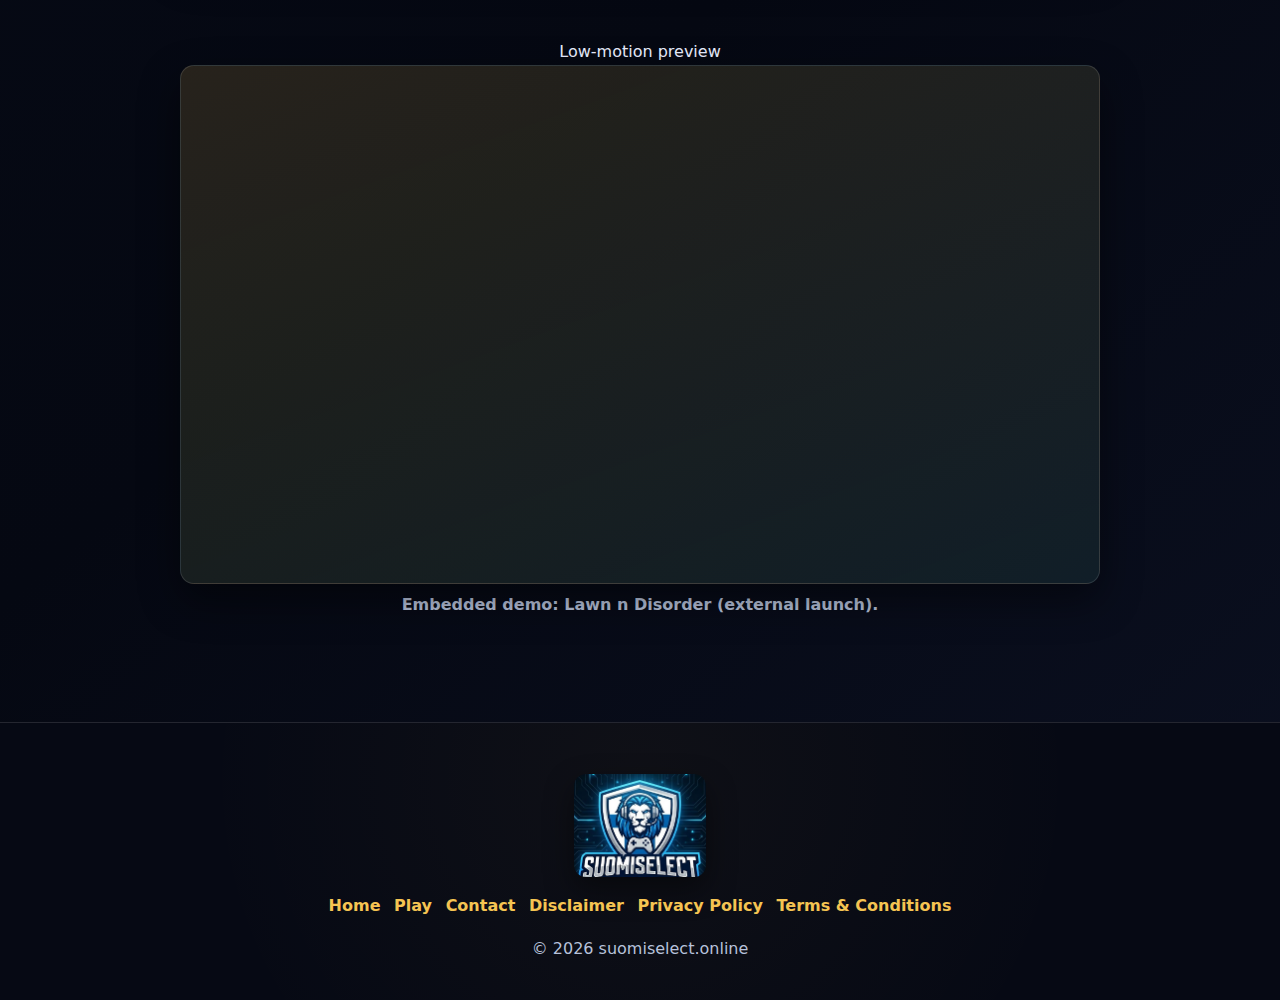
<file: play/index.html>
<!doctype html>
<html lang="en">
<head>
  <meta charset="utf-8">
  <meta name="viewport" content="width=device-width, initial-scale=1">
  <title>Play — suomiselect.online</title>
  <meta name="description" content="Play free-to-play social casino style demos on suomiselect.online. No real-money gambling or prizes. 18+ only.">
  <link href="https://cdn.jsdelivr.net/npm/bootstrap@5.3.3/dist/css/bootstrap.min.css" rel="stylesheet">
  <link rel="stylesheet" href="https://cdnjs.cloudflare.com/ajax/libs/font-awesome/6.5.2/css/all.min.css">
  <style>
:root{
  --bg: #060a14;
  --panel: rgba(255,255,255,0.05);
  --panel-strong: rgba(255,255,255,0.08);
  --text: #e9eeff;
  --muted: #b7c2db;
  --heading: #fdf6ff;
  --accent: #f5c452;
  --accent-2: #70f0c7;
  --border: rgba(255,255,255,0.12);
  --radius: 14px;
  --font-heading: "Space Grotesk", "Inter", system-ui, sans-serif;
  --font-body: "Poppins", "Inter", system-ui, sans-serif;
  --shadow: 0 24px 70px rgba(0,0,0,0.5);
}

*{box-sizing:border-box}
body{
  margin:0;
  font-family:var(--font-body);
  background:
    radial-gradient(circle at 15% 10%, rgba(112,240,199,0.08), transparent 28%),
    radial-gradient(circle at 80% 8%, rgba(245,196,82,0.12), transparent 30%),
    linear-gradient(140deg, #070c19, #050812 60%, #0b1021);
  color:var(--text);
  line-height:1.65;
  min-height:100vh;
  -webkit-font-smoothing:antialiased;
}
a{color:var(--accent-2); text-decoration:none; transition:color .18s, opacity .18s}
a:hover{color:var(--accent); opacity:0.9}
.link-accent{color:var(--accent); font-weight:700}
.link-accent:hover{color:var(--accent-2)}
img{max-width:100%; display:block}

.container{width:min(1140px, 100% - 2rem); margin:0 auto}

.notice-banner{
  background:linear-gradient(135deg, var(--accent), var(--accent-2));
  color:#031017;
  padding:0.55rem 0;
  text-align:center;
  font-weight:700;
  border-bottom:1px solid rgba(0,0,0,0.2);
  box-shadow:0 10px 28px rgba(0,0,0,0.35);
  position:relative;
  z-index:70;
}
.banner-inner{
  display:flex;
  align-items:center;
  justify-content:center;
  gap:0.65rem;
  flex-wrap:wrap;
  font-size:0.97rem;
}
.banner-pill{
  background:rgba(0,0,0,0.12);
  color:#031017;
  padding:0.35rem 0.7rem;
  border-radius:999px;
  font-weight:800;
  letter-spacing:0.5px;
}

.suomiselect-online-nav{
  background:rgba(6,10,20,0.92);
  border-bottom:1px solid var(--border);
  backdrop-filter:blur(14px);
  position:sticky;
  top:0;
  z-index:60;
  padding:0.85rem 0;
}
.suomiselect-online-nav .navbar-brand{
  display:flex;
  align-items:center;
  gap:0.65rem;
  padding:0;
}
.brand-logo{
  width:132px;
  height:auto;
  display:block;
  border-radius:12px;
  box-shadow:0 12px 30px rgba(0,0,0,0.45);
}
.suomiselect-online-nav .nav-link{
  color:var(--text);
  font-weight:600;
  margin:0 0.35rem;
  padding:0.35rem 0.65rem;
  border-radius:10px;
  transition:background .15s, color .15s;
}
.suomiselect-online-nav .nav-link.active,
.suomiselect-online-nav .nav-link:hover{
  background:var(--panel);
  color:var(--accent);
}
.navbar-toggler{
  border:1px solid var(--border);
  color:var(--text);
}
.navbar-toggler:focus{box-shadow:0 0 0 3px rgba(112,240,199,0.18)}

.suomiselect-online-btn{
  display:inline-flex;
  align-items:center;
  justify-content:center;
  gap:0.4rem;
  padding:0.78rem 1.6rem;
  border-radius:12px;
  font-weight:700;
  border:1px solid transparent;
  cursor:pointer;
  transition:transform .16s ease, box-shadow .2s ease, background .2s ease, color .2s ease;
  text-decoration:none;
}
.suomiselect-online-btn.primary{
  background:linear-gradient(135deg, var(--accent), var(--accent-2));
  color:#060a14;
  box-shadow:0 14px 36px rgba(0,0,0,0.4);
}
.suomiselect-online-btn.primary:hover{transform:translateY(-2px)}
.suomiselect-online-btn.outline{
  background:var(--panel);
  border-color:var(--border);
  color:var(--text);
}
.suomiselect-online-btn.outline:hover{color:var(--accent)}

.section-title{
  font-family:var(--font-heading);
  color:var(--heading);
  font-size:2.1rem;
  margin:0 0 0.45rem;
}
.section-sub{margin:0 0 1rem; color:var(--muted)}

.suomiselect-online-play{
  padding:3.5rem 0;
  text-align:center;
}
.game-wrapper{
  margin:2rem auto;
  display:flex;
  justify-content:center;
}
.game-wrapper > .w-100{
  width:100%;
  max-width:920px;
  text-align:center;
}
.game-frame{
  position:relative;
  width:100%;
  max-width:920px;
  border-radius:14px;
  overflow:hidden;
  background:linear-gradient(160deg, rgba(245,196,82,0.14), rgba(112,240,199,0.08));
  border:1px solid var(--border);
  box-shadow:0 16px 40px rgba(0,0,0,0.45);
}
.game-frame::before{content:""; display:block; padding-top:56.25%;}
.game-frame iframe{
  position:absolute;
  inset:0;
  width:100%;
  height:100%;
  border:0;
}
.game-caption{
  margin-top:0.5rem;
  color:var(--muted);
  font-weight:600;
}

.suomiselect-online-footer{
  background:rgba(6,10,20,0.95);
  color:var(--text);
  text-align:center;
  padding:3.2rem 1rem 2.4rem;
  border-top:1px solid var(--border);
  position:relative;
  overflow:hidden;
}
.suomiselect-online-footer::before{
  content:"";
  position:absolute;
  inset:0;
  background:radial-gradient(circle at 50% 20%, rgba(245,196,82,0.04), transparent 65%);
  z-index:0;
}
.suomiselect-online-footer .container{position:relative; z-index:1}
.footer-brand{
  display:flex;
  align-items:center;
  justify-content:center;
  gap:0.7rem;
  margin-bottom:1rem;
}
.footer-links{
  display:flex;
  justify-content:center;
  gap:0.85rem;
  flex-wrap:wrap;
  padding:0;
  margin:0 0 1rem;
  list-style:none;
}
.footer-links a{
  color:var(--accent);
  font-weight:600;
}
.footer-links a:hover{color:var(--accent-2)}
.footer-copy{
  color:var(--muted);
  margin:0;
}

.suomiselect-online-scroll{
  position:fixed;
  right:22px;
  bottom:22px;
  width:44px;
  height:44px;
  border-radius:50%;
  border:none;
  background:var(--accent);
  color:#060a14;
  display:flex;
  align-items:center;
  justify-content:center;
  cursor:pointer;
  box-shadow:0 14px 34px rgba(0,0,0,0.55);
  opacity:0;
  visibility:hidden;
  transition:all .16s;
  z-index:90;
}
.suomiselect-online-scroll.show{opacity:1; visibility:visible}
.suomiselect-online-scroll:hover{background:var(--accent-2)}

.sr-only{
  position:absolute;
  width:1px;
  height:1px;
  padding:0;
  margin:-1px;
  overflow:hidden;
  clip:rect(0,0,0,0);
  border:0;
}

@media (max-width: 768px){
  .game-frame{max-width:100%}
  .suomiselect-online-nav{padding:0.75rem 0}
}
@media (max-width: 576px){
  .brand-logo{width:114px}
}
  </style>
</head>
<body class="suomiselect-online suomiselect-online-o9e2">

<!-- Persistent responsible-play banner -->
<div class="notice-banner notice-banner-d4v6">
  <div class="container container-n5s9 banner-inner banner-inner-e0g3">
    <span class="banner-pill banner-pill-u5l2">18+</span>
    <span>JackpotHub is a free-to-play social casino experience. No real-money gambling or prizes. 18+ only. Please play responsibly.</span>
  </div>
</div>

<!-- Header / navigation -->
<nav class="navbar navbar-h1d6 navbar-expand-lg navbar-expand-lg-x1e0 suomiselect-online-nav suomiselect-online-nav-s2b8">
  <div class="container container-n5s9 d-flex d-flex-l2v1 align-items-center align-items-center-i0e4 justify-content-between justify-content-between-u9t9">
    <a class="navbar-brand navbar-brand-e4n4" href="/">
      <img class="brand-logo brand-logo-y2l5" src="../assets/img.png" alt="JackpotHub logo">
      <span class="sr-only sr-only-l6n5">suomiselect.online</span>
    </a>
    <button class="navbar-toggler navbar-toggler-s3p3" type="button" data-bs-toggle="collapse" data-bs-target="#navMenu" aria-controls="navMenu" aria-expanded="false" aria-label="Toggle navigation">
      <span class="navbar-toggler-icon navbar-toggler-icon-k8w2"><i class="fas fas-i3o7 fa-bars fa-bars-k2s8"></i></span>
    </button>

    <div class="collapse collapse-s1p8 navbar-collapse navbar-collapse-u8n2 justify-content-end justify-content-end-q4o3" id="navMenu">
      <ul class="navbar-nav navbar-nav-s2k8 mb-2 mb-2-s6k8 mb-lg-0 mb-lg-0-w4j8 align-items-lg-center align-items-lg-center-u1g7">
        <li class="nav-item nav-item-t0x4"><a class="nav-link nav-link-o9u4" href="/">Home</a></li>
        <li class="nav-item nav-item-t0x4"><a class="nav-link nav-link-o9u4 active active-o1t1" href="/play">Play</a></li>
        <li class="nav-item nav-item-t0x4"><a class="nav-link nav-link-o9u4" href="/#contact">Contact</a></li>
        <li class="nav-item nav-item-t0x4"><a class="nav-link nav-link-o9u4" href="/disclaimer">Disclaimer</a></li>
        <li class="nav-item nav-item-t0x4"><a class="nav-link nav-link-o9u4" href="/privacy-policy">Privacy</a></li>
        <li class="nav-item nav-item-t0x4"><a class="nav-link nav-link-o9u4" href="/terms-and-conditions">Terms</a></li>
      </ul>
    </div>
  </div>
</nav>

<main>
  <!-- Play gallery of external demos -->
  <section class="suomiselect-online-play suomiselect-online-play-n0x6">
    <div class="container container-n5s9">
      <h1 class="section-title section-title-a7o7">Play demos</h1>
      <p class="section-sub section-sub-x7g6">Free-to-play social casino style experiences. External embeds, no deposits or prizes.</p>

      <div class="game-wrapper game-wrapper-e0p2">
        <div class="w-100 w-100-h5f9">
          <div class="pill pill-a5k8 accent accent-l0a5">Live preview</div>
          <div class="game-frame game-frame-d2c1">
            <iframe src="https://released.playngonetwork.com/casino/ContainerLauncher?pid=2&gid=stadiumofriches&lang=en_GB&practice=1&channel=desktop&demo=2&refresh=1763688384036" title="Stadium of Riches" allowfullscreen loading="lazy"></iframe>
          </div>
          <p class="game-caption game-caption-y9s6">Embedded demo: Stadium of Riches (external launch).</p>
        </div>
      </div>

      <div class="game-wrapper game-wrapper-e0p2">
        <div class="w-100 w-100-h5f9">
          <div class="pill pill-a5k8 accent accent-l0a5">Mobile-friendly preview</div>
          <div class="game-frame game-frame-d2c1">
            <iframe src="https://released.playngonetwork.com/casino/ContainerLauncher?pid=2&gid=ringsofprosperity&lang=en_GB&practice=1&channel=mobile&demo=2&refresh=1763688502976" title="Rings of Prosperity" allowfullscreen loading="lazy"></iframe>
          </div>
          <p class="game-caption game-caption-y9s6">Embedded demo: Rings of Prosperity (external launch).</p>
        </div>
      </div>

      <div class="game-wrapper game-wrapper-e0p2">
        <div class="w-100 w-100-h5f9">
          <div class="pill pill-a5k8 accent accent-l0a5">Low-motion preview</div>
          <div class="game-frame game-frame-d2c1">
            <iframe src="https://released.playngonetwork.com/casino/ContainerLauncher?pid=2&gid=lawnndisorder&lang=en_GB&practice=1&channel=mobile&demo=2&refresh=1763688570336" title="Lawn n Disorder" allowfullscreen loading="lazy"></iframe>
          </div>
          <p class="game-caption game-caption-y9s6">Embedded demo: Lawn n Disorder (external launch).</p>
        </div>
      </div>
    </div>
  </section>
</main>

<!-- Footer -->
<footer class="suomiselect-online-footer suomiselect-online-footer-e3t4">
  <div class="container container-n5s9">
    <div class="footer-brand footer-brand-b0c2">
      <img class="brand-logo brand-logo-y2l5" src="../assets/img.png" alt="JackpotHub logo">
      <span class="sr-only sr-only-l6n5">suomiselect.online</span>
    </div>

    <ul class="footer-links footer-links-o9a5">
      <li><a href="/">Home</a></li>
      <li><a href="/play">Play</a></li>
      <li><a href="/#contact">Contact</a></li>
      <li><a href="/disclaimer">Disclaimer</a></li>
      <li><a href="/privacy-policy">Privacy Policy</a></li>
      <li><a href="/terms-and-conditions">Terms &amp; Conditions</a></li>
    </ul>

    <p class="footer-copy footer-copy-f9e9">
      © <span data-year></span> suomiselect.online
    </p>
  </div>
</footer>

<button id="hubScrollTop" class="suomiselect-online-scroll suomiselect-online-scroll-b6z2" aria-label="Scroll to top">
  <i class="fas fas-i3o7 fa-chevron-up fa-chevron-up-v5k2"></i>
</button>

<script src="https://cdn.jsdelivr.net/npm/bootstrap@5.3.3/dist/js/bootstrap.bundle.min.js"></script>
<script src="../assets/main.js" defer></script>
</body>
</html>
</file>
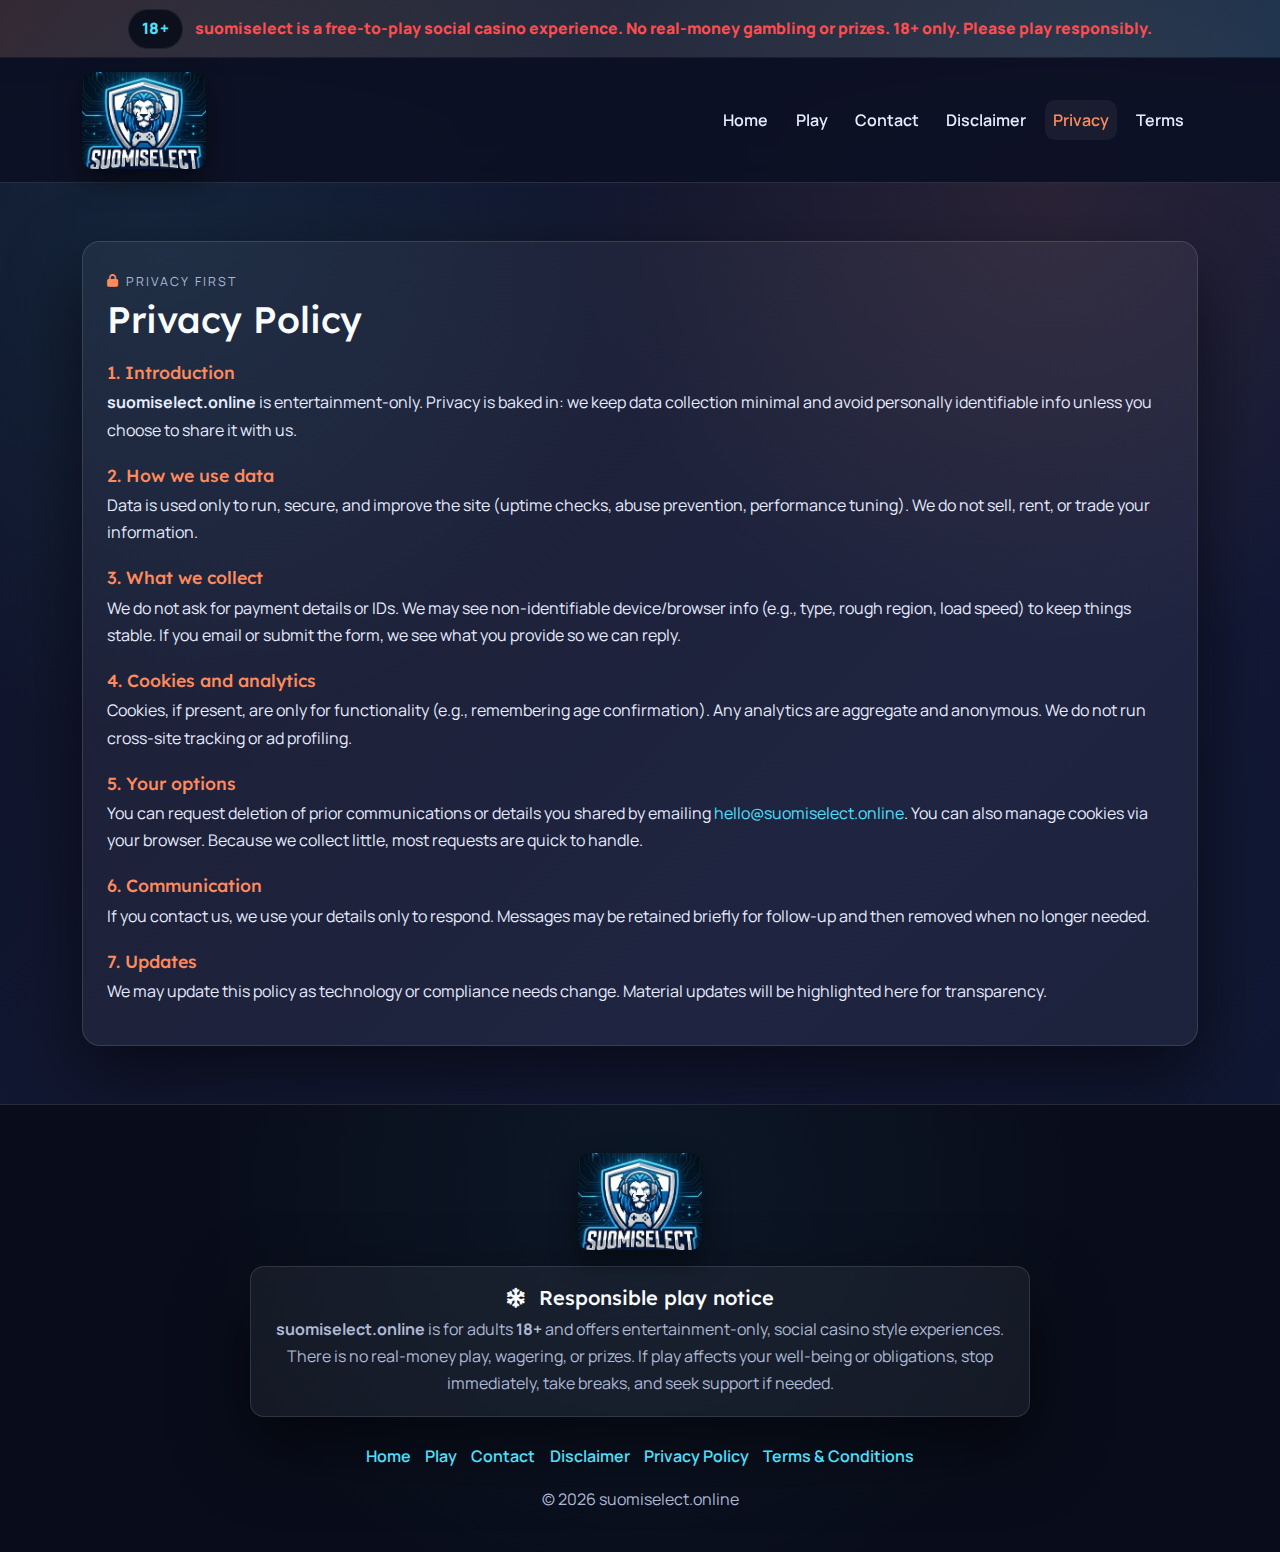
<file: privacy-policy/index.html>
<!doctype html>
<html lang="en">
<head>
  <meta charset="utf-8">
  <meta name="viewport" content="width=device-width, initial-scale=1">
  <title>Privacy Policy - suomiselect.online</title>
  <meta name="description" content="Privacy commitments for suomiselect.online. Learn how we keep this free-to-play social casino style experience lightweight and respectful of your data.">
  <link rel="preconnect" href="https://fonts.googleapis.com">
  <link rel="preconnect" href="https://fonts.gstatic.com" crossorigin>
  <link href="https://fonts.googleapis.com/css2?family=Lexend:wght@400;500;600;700&family=Manrope:wght@400;500;600&display=swap" rel="stylesheet">
  <link href="https://cdn.jsdelivr.net/npm/bootstrap@5.3.3/dist/css/bootstrap.min.css" rel="stylesheet">
  <link rel="stylesheet" href="https://cdnjs.cloudflare.com/ajax/libs/font-awesome/6.5.2/css/all.min.css">
  <style>
:root{
  --bg: #0c1024;
  --bg-2: #101633;
  --panel: rgba(255,255,255,0.05);
  --panel-strong: rgba(255,255,255,0.08);
  --text: #e7ecff;
  --muted: #aeb9d6;
  --heading: #f9fbff;
  --accent: #ff8a5c;
  --accent-2: #4de1ff;
  --border: rgba(255,255,255,0.12);
  --radius: 18px;
  --shadow: 0 30px 70px rgba(0,0,0,0.55);
}

*{box-sizing:border-box}
body.page-shell-r4yx{
  margin:0;
  font-family:"Manrope", "Lexend", system-ui, sans-serif;
  background:
    radial-gradient(circle at 12% 14%, rgba(77,225,255,0.08), transparent 30%),
    radial-gradient(circle at 82% 12%, rgba(255,138,92,0.1), transparent 28%),
    linear-gradient(135deg, var(--bg), var(--bg-2) 60%, #0b132c);
  color:var(--text);
  line-height:1.7;
  min-height:100vh;
  -webkit-font-smoothing:antialiased;
}
a{color:var(--accent-2); text-decoration:none; transition:color .18s, opacity .18s}
a:hover{color:var(--accent); opacity:0.9}
img{max-width:100%; display:block}

.container.max-1080-q7hf{width:min(1140px, 100% - 2rem); margin:0 auto}

.alert-strip-b8sj{
  background:linear-gradient(120deg, rgba(255,138,92,0.15), rgba(77,225,255,0.14));
  color:#0c0f1c;
  padding:0.55rem 0;
  text-align:center;
  font-weight:700;
  border-bottom:1px solid rgba(0,0,0,0.35);
  box-shadow:0 12px 30px rgba(0,0,0,0.35);
}
.alert-inner-m3qd{
  display:flex;
  align-items:center;
  justify-content:center;
  gap:0.75rem;
  flex-wrap:wrap;
  font-size:0.98rem;
}
.alert-pill-d0ws{
  background:#0c0f1c;
  color:var(--accent-2);
  padding:0.35rem 0.8rem;
  border-radius:999px;
  font-weight:800;
  letter-spacing:0.4px;
  border:1px solid rgba(255,255,255,0.08);
}
.alert-text-rd9x{color:#ff4d4f; font-weight:800}

.nav-wrap-a2qe{
  background:rgba(12,16,36,0.92);
  border-bottom:1px solid var(--border);
  backdrop-filter:blur(16px);
  position:sticky;
  top:0;
  z-index:60;
  padding:0.85rem 0;
}
.nav-inner-u8rs{gap:0.85rem}
.nav-brand-f4ps{display:flex; align-items:center; gap:0.6rem; padding:0;}
.brand-mark-y6nu{width:124px; border-radius:12px; box-shadow:0 12px 28px rgba(0,0,0,0.45)}
.nav-link-l0zd{color:var(--text)!important; font-weight:600; margin:0 0.35rem; padding:0.4rem 0.7rem; border-radius:10px; transition:background .16s, color .16s}
.nav-link-l0zd:hover, .nav-link-l0zd.active{background:var(--panel); color:var(--accent)!important}
.navbar-toggler{border:1px solid var(--border); color:var(--text);}
.navbar-toggler:focus{box-shadow:0 0 0 3px rgba(77,225,255,0.22)}

.label-kicker-p3dv{text-transform:uppercase; letter-spacing:2px; font-size:0.78rem; color:var(--muted); margin:0 0 0.45rem; display:inline-flex; gap:0.4rem; align-items:center}
.label-kicker-p3dv i{color:var(--accent)}
.title-main-f8q2{font-family:"Lexend", "Manrope", system-ui, sans-serif; color:var(--heading); font-size:2.3rem; line-height:1.14; margin:0 0 0.75rem}
.text-sub-j1kv{margin:0 0 1rem; color:var(--muted); max-width:840px}

.legal-wrap-p1mz{padding:3.6rem 0; background:rgba(255,255,255,0.016)}
.legal-card-y4rn{background:var(--panel); border:1px solid var(--border); border-radius:18px; padding:1.5rem; box-shadow:var(--shadow)}
.subheading-l1jr{color:var(--accent); font-size:1.1rem; margin:1.3rem 0 0.4rem; font-family:"Lexend",sans-serif}

.footer-wrap-t4kj{background:rgba(10,13,26,0.95); color:var(--text); text-align:center; padding:3rem 1rem 2.4rem; border-top:1px solid var(--border); position:relative; overflow:hidden}
.footer-wrap-t4kj::before{content:""; position:absolute; inset:0; background:radial-gradient(circle at 50% 18%, rgba(77,225,255,0.05), transparent 60%); z-index:0}
.footer-wrap-t4kj .container{position:relative; z-index:1}
.footer-brand-y7pc{display:flex; align-items:center; justify-content:center; gap:0.7rem; margin-bottom:1rem}
.footer-disclaimer-o4jm{background:var(--panel); border:1px solid var(--border); color:var(--muted); max-width:780px; margin:0 auto 1.6rem; padding:1.2rem; border-radius:14px; box-shadow:var(--shadow)}
.footer-links-n5zv{display:flex; justify-content:center; gap:0.9rem; flex-wrap:wrap; padding:0; margin:0 0 1rem; list-style:none}
.footer-links-n5zv a{color:var(--accent-2); font-weight:600}
.footer-links-n5zv a:hover{color:var(--accent)}
.footer-copy-e7dv{color:var(--muted); margin:0}

.scroll-top-c2wy{position:fixed; right:22px; bottom:22px; width:44px; height:44px; border-radius:50%; border:none; background:var(--accent); color:#0c0f1c; display:flex; align-items:center; justify-content:center; cursor:pointer; box-shadow:0 14px 34px rgba(0,0,0,0.55); opacity:0; visibility:hidden; transition:all .16s; z-index:90}
.scroll-top-c2wy.is-visible-h2cb{opacity:1; visibility:visible}
.scroll-top-c2wy:hover{background:var(--accent-2)}

.sr-only-l2fe{position:absolute; width:1px; height:1px; padding:0; margin:-1px; overflow:hidden; clip:rect(0,0,0,0); border:0}

@media (max-width: 768px){
  .nav-wrap-a2qe{padding:0.75rem 0}
  .title-main-f8q2{font-size:2rem}
}
@media (max-width: 576px){
  .brand-mark-y6nu{width:110px}
}

  </style>
</head>
<body class="page-shell-r4yx">

<div class="alert-strip-b8sj">
  <div class="container max-1080-q7hf alert-inner-m3qd">
    <span class="alert-pill-d0ws">18+</span>
    <span class="alert-text-rd9x">suomiselect is a free-to-play social casino experience. No real-money gambling or prizes. 18+ only. Please play responsibly.</span>
  </div>
</div>

<nav class="navbar navbar-expand-lg nav-wrap-a2qe">
  <div class="container max-1080-q7hf d-flex align-items-center justify-content-between nav-inner-u8rs">
    <a class="navbar-brand nav-brand-f4ps" href="/">
      <img class="brand-mark-y6nu" src="../assets/img.png" alt="suomiselect logo">
      <span class="sr-only sr-only-l2fe">suomiselect.online</span>
    </a>
    <button class="navbar-toggler" type="button" data-bs-toggle="collapse" data-bs-target="#navMenu" aria-controls="navMenu" aria-expanded="false" aria-label="Toggle navigation">
      <span class="navbar-toggler-icon"><i class="fas fa-bars"></i></span>
    </button>

    <div class="collapse navbar-collapse justify-content-end" id="navMenu">
      <ul class="navbar-nav mb-2 mb-lg-0 align-items-lg-center">
        <li class="nav-item"><a class="nav-link nav-link-l0zd" href="/">Home</a></li>
        <li class="nav-item"><a class="nav-link nav-link-l0zd" href="/play">Play</a></li>
        <li class="nav-item"><a class="nav-link nav-link-l0zd" href="/#contact">Contact</a></li>
        <li class="nav-item"><a class="nav-link nav-link-l0zd" href="/disclaimer">Disclaimer</a></li>
        <li class="nav-item"><a class="nav-link nav-link-l0zd active" href="/privacy-policy">Privacy</a></li>
        <li class="nav-item"><a class="nav-link nav-link-l0zd" href="/terms-and-conditions">Terms</a></li>
      </ul>
    </div>
  </div>
</nav>

<section id="privacy-policy" class="legal-wrap-p1mz">
  <div class="container max-1080-q7hf">
    <div class="legal-card-y4rn">
      <p class="label-kicker-p3dv"><i class="fa-solid fa-lock"></i>Privacy first</p>
      <h2 class="title-main-f8q2">Privacy Policy</h2>

      <h3 class="subheading-l1jr">1. Introduction</h3>
      <p>
        <strong>suomiselect.online</strong> is entertainment-only. Privacy is baked in: we keep data collection minimal and avoid
        personally identifiable info unless you choose to share it with us.
      </p>

      <h3 class="subheading-l1jr">2. How we use data</h3>
      <p>
        Data is used only to run, secure, and improve the site (uptime checks, abuse prevention, performance tuning). We do not sell,
        rent, or trade your information.
      </p>

      <h3 class="subheading-l1jr">3. What we collect</h3>
      <p>
        We do not ask for payment details or IDs. We may see non-identifiable device/browser info (e.g., type, rough region, load speed)
        to keep things stable. If you email or submit the form, we see what you provide so we can reply.
      </p>

      <h3 class="subheading-l1jr">4. Cookies and analytics</h3>
      <p>
        Cookies, if present, are only for functionality (e.g., remembering age confirmation). Any analytics are aggregate and anonymous.
        We do not run cross-site tracking or ad profiling.
      </p>

      <h3 class="subheading-l1jr">5. Your options</h3>
      <p>
        You can request deletion of prior communications or details you shared by emailing <a href="mailto:hello@suomiselect.online">hello@suomiselect.online</a>.
        You can also manage cookies via your browser. Because we collect little, most requests are quick to handle.
      </p>

      <h3 class="subheading-l1jr">6. Communication</h3>
      <p>
        If you contact us, we use your details only to respond. Messages may be retained briefly for follow-up and then removed when
        no longer needed.
      </p>

      <h3 class="subheading-l1jr">7. Updates</h3>
      <p>
        We may update this policy as technology or compliance needs change. Material updates will be highlighted here for transparency.
      </p>
    </div>
  </div>
</section>

<footer class="footer-wrap-t4kj">
  <div class="container max-1080-q7hf">
    <div class="footer-brand-y7pc">
      <img class="brand-mark-y6nu" src="../assets/img.png" alt="suomiselect logo">
      <span class="sr-only sr-only-l2fe">suomiselect.online</span>
    </div>

    <div class="footer-disclaimer-o4jm">
      <h5 style="margin:0 0 0.35rem; color:var(--heading); font-family:'Lexend',sans-serif;"><i class="fas fa-snowflake me-2"></i> Responsible play notice</h5>
      <p style="margin:0;">
        <strong>suomiselect.online</strong> is for adults <strong>18+</strong> and offers entertainment-only, social casino style experiences.
        There is no real-money play, wagering, or prizes. If play affects your well-being or obligations, stop immediately, take breaks,
        and seek support if needed.
      </p>
    </div>

    <ul class="footer-links-n5zv">
      <li><a href="/">Home</a></li>
      <li><a href="/play">Play</a></li>
      <li><a href="/#contact">Contact</a></li>
      <li><a href="/disclaimer">Disclaimer</a></li>
      <li><a href="/privacy-policy">Privacy Policy</a></li>
      <li><a href="/terms-and-conditions">Terms &amp; Conditions</a></li>
    </ul>

    <p class="footer-copy-e7dv">© <span data-year></span> suomiselect.online</p>
  </div>
</footer>

<button id="hubScrollTop" class="scroll-top-c2wy" aria-label="Scroll to top">
  <i class="fas fa-chevron-up"></i>
</button>

<script src="https://cdn.jsdelivr.net/npm/bootstrap@5.3.3/dist/js/bootstrap.bundle.min.js"></script>
<script src="../assets/main.js" defer></script>
</body>
</html>
</file>
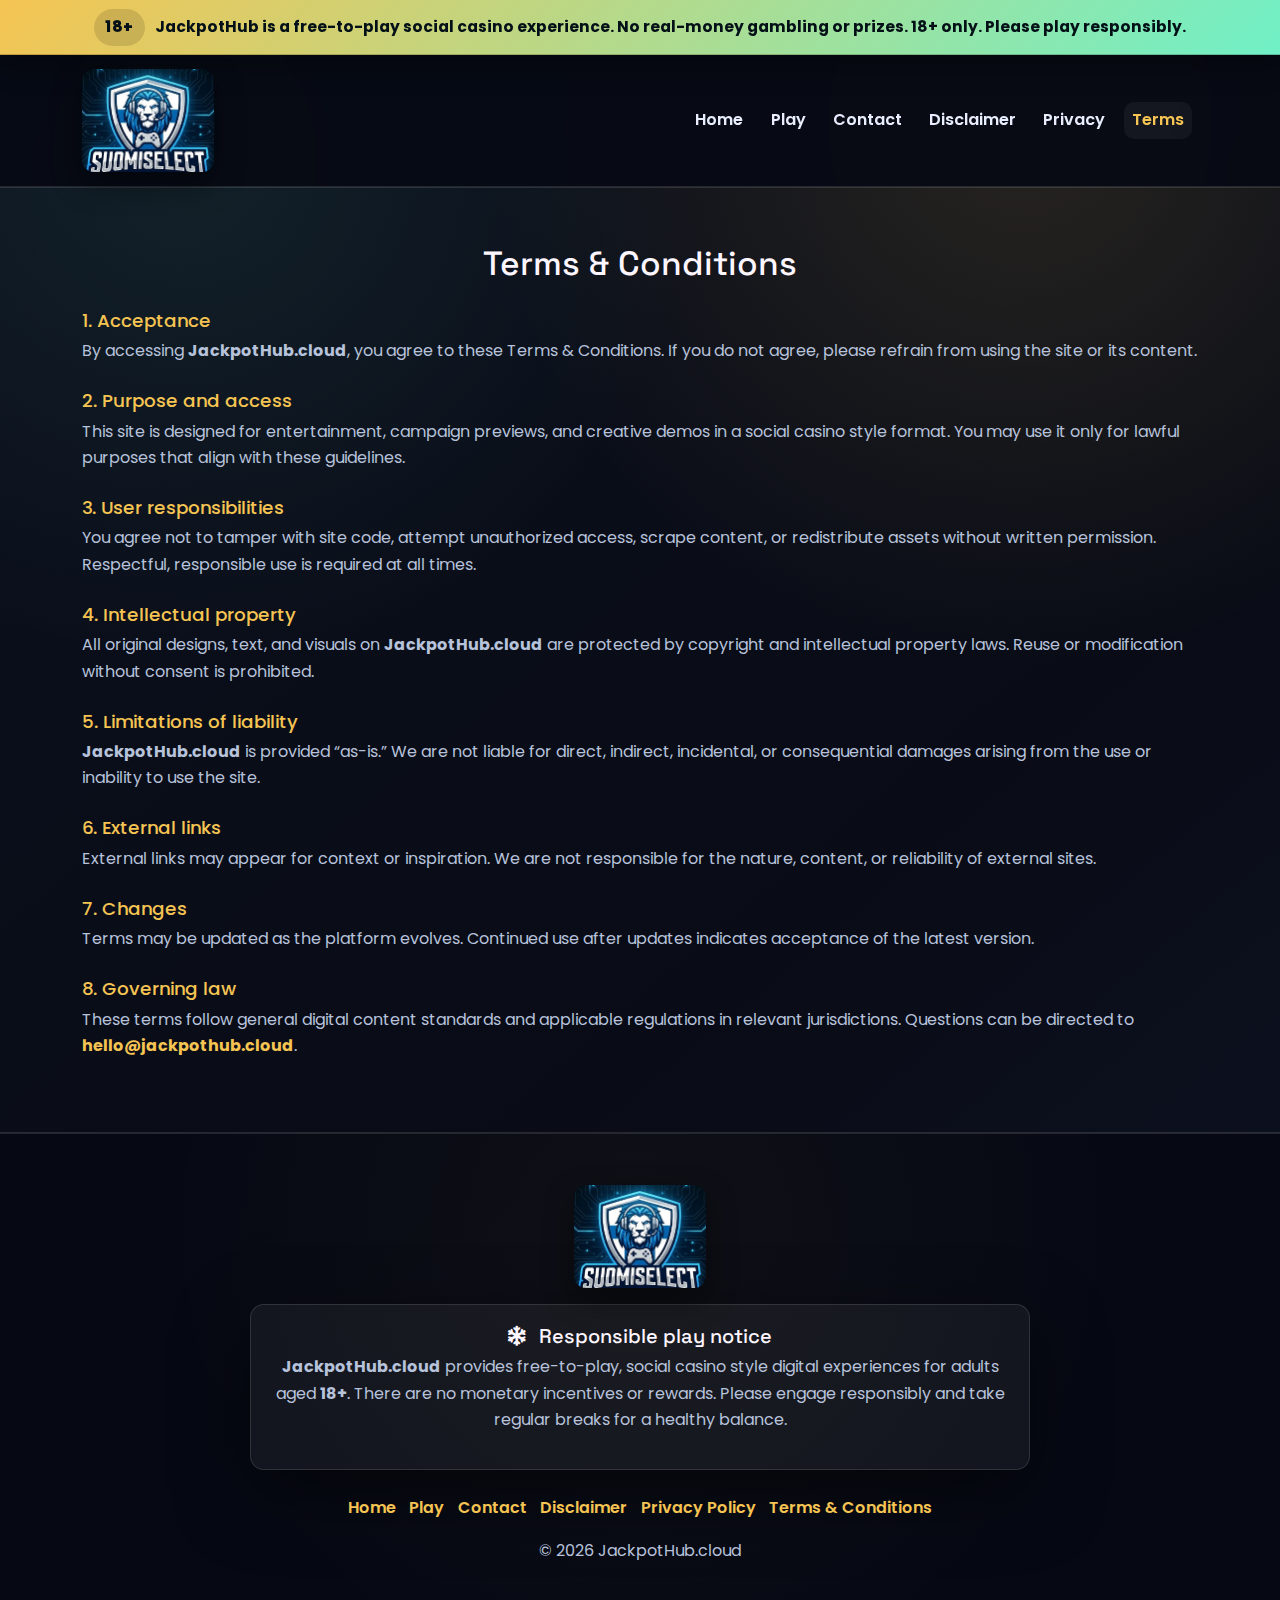
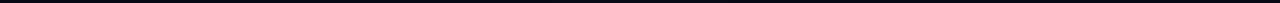
<file: terms-and-conditions/index.html>
<!doctype html>
<html lang="en">
<head>
  <meta charset="utf-8">
  <meta name="viewport" content="width=device-width, initial-scale=1">
  <title>Terms & Conditions - JackpotHub.cloud</title>
  <meta name="description" content="Terms and conditions for JackpotHub.cloud, the free-to-play, 18+ social casino style destination.">
  <link rel="preconnect" href="https://fonts.googleapis.com">
  <link rel="preconnect" href="https://fonts.gstatic.com" crossorigin>
  <link href="https://fonts.googleapis.com/css2?family=Poppins:wght@400;500;600;700&family=Space+Grotesk:wght@500;600;700&display=swap" rel="stylesheet">
  <link href="https://cdn.jsdelivr.net/npm/bootstrap@5.3.3/dist/css/bootstrap.min.css" rel="stylesheet">
  <link rel="stylesheet" href="https://cdnjs.cloudflare.com/ajax/libs/font-awesome/6.5.2/css/all.min.css">
  <style>
:root{
  --bg: #060a14;
  --panel: rgba(255,255,255,0.05);
  --panel-strong: rgba(255,255,255,0.08);
  --text: #e9eeff;
  --muted: #b7c2db;
  --heading: #fdf6ff;
  --accent: #f5c452;
  --accent-2: #70f0c7;
  --border: rgba(255,255,255,0.12);
  --radius: 14px;
  --font-heading: "Space Grotesk", "Inter", system-ui, sans-serif;
  --font-body: "Poppins", "Inter", system-ui, sans-serif;
  --shadow: 0 24px 70px rgba(0,0,0,0.5);
}

*{box-sizing:border-box}
body{
  margin:0;
  font-family:var(--font-body);
  background:
    radial-gradient(circle at 15% 10%, rgba(112,240,199,0.08), transparent 28%),
    radial-gradient(circle at 80% 8%, rgba(245,196,82,0.12), transparent 30%),
    linear-gradient(140deg, #070c19, #050812 60%, #0b1021);
  color:var(--text);
  line-height:1.65;
  min-height:100vh;
  -webkit-font-smoothing:antialiased;
}
a{color:var(--accent-2); text-decoration:none; transition:color .18s, opacity .18s}
a:hover{color:var(--accent); opacity:0.9}
.link-accent{color:var(--accent); font-weight:700}
.link-accent:hover{color:var(--accent-2)}
img{max-width:100%; display:block}

.container{width:min(1140px, 100% - 2rem); margin:0 auto}

.notice-banner{
  background:linear-gradient(135deg, var(--accent), var(--accent-2));
  color:#031017;
  padding:0.55rem 0;
  text-align:center;
  font-weight:700;
  border-bottom:1px solid rgba(0,0,0,0.2);
  box-shadow:0 10px 28px rgba(0,0,0,0.35);
  position:relative;
  z-index:70;
}
.banner-inner{
  display:flex;
  align-items:center;
  justify-content:center;
  gap:0.65rem;
  flex-wrap:wrap;
  font-size:0.97rem;
}
.banner-pill{
  background:rgba(0,0,0,0.12);
  color:#031017;
  padding:0.35rem 0.7rem;
  border-radius:999px;
  font-weight:800;
  letter-spacing:0.5px;
}

.jackpothub-cloud-nav{
  background:rgba(6,10,20,0.92);
  border-bottom:1px solid var(--border);
  backdrop-filter:blur(14px);
  position:sticky;
  top:0;
  z-index:60;
  padding:0.85rem 0;
}
.jackpothub-cloud-nav .navbar-brand{
  display:flex;
  align-items:center;
  gap:0.65rem;
  padding:0;
}
.brand-logo{
  width:132px;
  height:auto;
  display:block;
  border-radius:12px;
  box-shadow:0 12px 30px rgba(0,0,0,0.45);
}
.jackpothub-cloud-nav .nav-link{
  color:var(--text);
  font-weight:600;
  margin:0 0.35rem;
  padding:0.35rem 0.65rem;
  border-radius:10px;
  transition:background .15s, color .15s;
}
.jackpothub-cloud-nav .nav-link.active,
.jackpothub-cloud-nav .nav-link:hover{
  background:var(--panel);
  color:var(--accent);
}
.navbar-toggler{
  border:1px solid var(--border);
  color:var(--text);
}
.navbar-toggler:focus{box-shadow:0 0 0 3px rgba(112,240,199,0.18)}

.jackpothub-cloud-btn{
  display:inline-flex;
  align-items:center;
  justify-content:center;
  gap:0.4rem;
  padding:0.78rem 1.6rem;
  border-radius:12px;
  font-weight:700;
  border:1px solid transparent;
  cursor:pointer;
  transition:transform .16s ease, box-shadow .2s ease, background .2s ease, color .2s ease;
  text-decoration:none;
}
.jackpothub-cloud-btn.primary{
  background:linear-gradient(135deg, var(--accent), var(--accent-2));
  color:#060a14;
  box-shadow:0 14px 36px rgba(0,0,0,0.4);
}
.jackpothub-cloud-btn.primary:hover{transform:translateY(-2px)}
.jackpothub-cloud-btn.ghost{
  background:var(--panel);
  border-color:var(--border);
  color:var(--text);
}
.jackpothub-cloud-btn.ghost:hover{color:var(--accent)}

.eyebrow{
  text-transform:uppercase;
  letter-spacing:2px;
  font-size:0.78rem;
  color:var(--muted);
  margin:0 0 0.35rem;
}
.section-title{
  font-family:var(--font-heading);
  color:var(--heading);
  font-size:2.1rem;
  margin:0 0 0.45rem;
}
.section-sub{margin:0 0 1rem; color:var(--muted)}

.jackpothub-cloud-hero{
  position:relative;
  padding:clamp(3rem, 6vw, 4.8rem) 0;
  overflow:hidden;
}
.jackpothub-cloud-hero::before,
.jackpothub-cloud-hero::after{
  content:"";
  position:absolute;
  width:420px; height:420px;
  border-radius:50%;
  filter:blur(120px);
  opacity:0.35;
  z-index:0;
}
.jackpothub-cloud-hero::before{top:-120px; left:-60px; background:radial-gradient(circle, rgba(112,240,199,0.45), transparent 60%)}
.jackpothub-cloud-hero::after{bottom:-140px; right:-20px; background:radial-gradient(circle, rgba(245,196,82,0.45), transparent 60%)}
.hero-inner{
  position:relative;
  z-index:1;
  display:grid;
  grid-template-columns:1fr;
  gap:1.6rem;
  text-align:center;
}
.hero-title{
  font-family:var(--font-heading);
  font-size:2.8rem;
  line-height:1.08;
  margin:0 0 0.6rem;
}
.hero-sub{
  color:var(--muted);
  margin:0 auto;
  max-width:780px;
}
.hero-cta{display:flex; justify-content:center; gap:0.8rem; flex-wrap:wrap; margin-top:1.1rem}
.hero-badges{
  display:flex;
  justify-content:center;
  gap:0.6rem;
  flex-wrap:wrap;
}
.pill{
  display:inline-flex;
  align-items:center;
  gap:0.35rem;
  padding:0.4rem 0.8rem;
  border-radius:999px;
  background:var(--panel);
  border:1px solid var(--border);
  color:var(--muted);
  font-weight:600;
  font-size:0.95rem;
}
.pill.accent{
  background:rgba(245,196,82,0.14);
  color:var(--accent);
  border-color:rgba(245,196,82,0.4);
}

.jackpothub-cloud-disclaimer-card{padding:3rem 0}
.disclaimer-box{
  max-width:900px;
  margin:0 auto;
  background:var(--panel);
  border:1px solid var(--border);
  padding:1.4rem;
  border-radius:16px;
  text-align:center;
  box-shadow:var(--shadow);
}
.disclaimer-title{
  color:var(--heading);
  margin:0 0 0.35rem;
  font-family:var(--font-heading);
}
.disclaimer-heading{
  margin:0 0 0.4rem;
  color:var(--heading);
  font-family:var(--font-heading);
}
.disclaimer-text{color:var(--muted); margin:0 0 1rem}
.disclaimer-btn{
  background:var(--accent);
  color:#060a14;
  padding:0.6rem 1.25rem;
  border-radius:999px;
  font-weight:700;
  display:inline-block;
}
.disclaimer-btn:hover{background:var(--accent-2); color:#02150f}

.jackpothub-cloud-play{
  padding:3.5rem 0;
  text-align:center;
}
.game-wrapper{
  margin:2rem auto;
  display:flex;
  justify-content:center;
}
.game-wrapper > .w-100{
  width:100%;
  max-width:920px;
  text-align:center;
}
.game-frame{
  position:relative;
  width:100%;
  max-width:920px;
  border-radius:14px;
  overflow:hidden;
  background:linear-gradient(160deg, rgba(245,196,82,0.14), rgba(112,240,199,0.08));
  border:1px solid var(--border);
  box-shadow:0 16px 40px rgba(0,0,0,0.45);
}
.game-frame::before{content:""; display:block; padding-top:56.25%;}
.game-frame iframe{
  position:absolute;
  inset:0;
  width:100%;
  height:100%;
  border:0;
}
.game-caption{
  margin-top:0.5rem;
  color:var(--muted);
  font-weight:600;
}

.jackpothub-cloud-features{
  padding:3.5rem 0;
  background:rgba(255,255,255,0.01);
}
.feature-grid{
  display:grid;
  grid-template-columns:repeat(auto-fit, minmax(240px,1fr));
  gap:1rem;
  margin-top:1.6rem;
}
.feature-box{
  background:var(--panel);
  border:1px solid var(--border);
  padding:1.4rem;
  border-radius:12px;
  color:var(--text);
  transition:transform .16s, box-shadow .16s;
  box-shadow:var(--shadow);
}
.feature-box:hover{transform:translateY(-4px); box-shadow:0 18px 46px rgba(0,0,0,0.6)}
.feature-icon{font-size:1.9rem; color:var(--accent); margin-bottom:0.4rem}
.feature-box h4{margin:0 0 0.35rem; font-family:var(--font-heading)}
.feature-box p{margin:0; color:var(--muted)}

.jackpothub-cloud-about{padding:3.8rem 0}
.about-grid{
  display:grid;
  grid-template-columns:1fr 1fr;
  gap:1.8rem;
  align-items:center;
}
.about-visual{
  background:linear-gradient(145deg, rgba(245,196,82,0.2), rgba(112,240,199,0.16));
  border:1px solid var(--border);
  border-radius:16px;
  padding:1.5rem;
  position:relative;
  box-shadow:var(--shadow);
  overflow:hidden;
}
.about-visual::after{
  content:"JH";
  position:absolute;
  right:14px;
  bottom:8px;
  font-size:3.6rem;
  font-weight:800;
  color:rgba(255,255,255,0.06);
  letter-spacing:3px;
}
.about-visual img{border-radius:12px; box-shadow:0 16px 36px rgba(0,0,0,0.55)}
.about-text p{color:var(--muted); margin:0 0 0.8rem}
.about-text .jackpothub-cloud-btn{margin-top:0.4rem}

.jackpothub-cloud-reviews{
  padding:3.5rem 0;
  text-align:center;
}
.reviews-grid{
  max-width:940px;
  margin:0 auto;
  display:grid;
  grid-template-columns:repeat(auto-fit, minmax(260px,1fr));
  gap:1rem;
}
.review-card{
  background:var(--panel);
  border:1px solid var(--border);
  padding:1.2rem;
  border-radius:12px;
  box-shadow:var(--shadow);
}
.review-text{font-style:italic; color:var(--text); margin:0 0 0.6rem}
.review-author{color:var(--accent); font-weight:700; margin:0}

.jackpothub-cloud-contact{
  background:rgba(255,255,255,0.01);
  padding:4rem 0;
}
.contact-grid{
  display:grid;
  grid-template-columns:1fr 1fr;
  gap:1.6rem;
}
.contact-info{
  background:var(--panel);
  border:1px solid var(--border);
  border-radius:12px;
  padding:1.1rem;
  color:var(--text);
}
.contact-info p{margin:0.1rem 0; color:var(--muted)}
.contact-info strong{color:var(--text)}
.contact-form{
  background:var(--panel);
  border:1px solid var(--border);
  border-radius:12px;
  padding:1.1rem;
  display:flex;
  flex-direction:column;
  gap:0.9rem;
  box-shadow:var(--shadow);
}
.contact-form input,
.contact-form textarea{
  width:100%;
  padding:0.78rem 0.9rem;
  border-radius:10px;
  border:1px solid var(--border);
  background:rgba(255,255,255,0.03);
  color:var(--text);
  font-size:1rem;
  transition:border .16s, box-shadow .16s;
}
.contact-form input:focus,
.contact-form textarea:focus{
  outline:none;
  border-color:var(--accent-2);
  box-shadow:0 0 0 3px rgba(112,240,199,0.18);
}
.form-status{
  min-height:20px;
  color:var(--muted);
}
.form-status.success{color:#8ef8c8}
.form-status.error{color:#f5c452}

.jackpothub-cloud-legal{
  background:rgba(255,255,255,0.02);
  border-top:1px solid var(--border);
  border-bottom:1px solid var(--border);
  padding:3.5rem 0;
}
.jackpothub-cloud-legal .section-title{text-align:center}
.jackpothub-cloud-legal .subheading{
  color:var(--accent);
  font-size:1.15rem;
  margin:1.6rem 0 0.4rem;
}
.jackpothub-cloud-legal p{
  color:var(--muted);
  margin:0 0 1rem;
}

.jackpothub-cloud-footer{
  background:rgba(6,10,20,0.95);
  color:var(--text);
  text-align:center;
  padding:3.2rem 1rem 2.4rem;
  border-top:1px solid var(--border);
  position:relative;
  overflow:hidden;
}
.jackpothub-cloud-footer::before{
  content:"";
  position:absolute;
  inset:0;
  background:radial-gradient(circle at 50% 20%, rgba(245,196,82,0.04), transparent 65%);
  z-index:0;
}
.jackpothub-cloud-footer .container{position:relative; z-index:1}
.footer-brand{
  display:flex;
  align-items:center;
  justify-content:center;
  gap:0.7rem;
  margin-bottom:1rem;
}
.footer-disclaimer{
  background:var(--panel);
  border:1px solid var(--border);
  color:var(--muted);
  max-width:780px;
  margin:0 auto 1.6rem;
  padding:1.2rem;
  border-radius:14px;
  box-shadow:var(--shadow);
}
.footer-links{
  display:flex;
  justify-content:center;
  gap:0.85rem;
  flex-wrap:wrap;
  padding:0;
  margin:0 0 1rem;
  list-style:none;
}
.footer-links a{
  color:var(--accent);
  font-weight:600;
}
.footer-links a:hover{color:var(--accent-2)}
.footer-copy{
  color:var(--muted);
  margin:0;
}

.jackpothub-cloud-popup{
  position:fixed;
  inset:0;
  display:flex;
  align-items:center;
  justify-content:center;
  background:rgba(0,0,0,0.82);
  z-index:9999;
  opacity:0;
  visibility:hidden;
  transition:opacity .2s, visibility .2s;
  padding:1rem;
}
.jackpothub-cloud-popup.active{opacity:1; visibility:visible}
.jackpothub-cloud-popup .popup-inner{
  background:linear-gradient(160deg, rgba(6,10,20,0.96), rgba(6,10,20,0.98));
  border:1px solid var(--border);
  color:var(--text);
  padding:1.6rem;
  border-radius:14px;
  max-width:520px;
  text-align:center;
  box-shadow:var(--shadow);
}
.jackpothub-cloud-popup h3{margin:0 0 0.4rem; color:var(--heading)}
.jackpothub-cloud-popup p{margin:0 0 0.8rem; color:var(--muted)}
.popup-buttons{display:flex; justify-content:center; gap:0.6rem; flex-wrap:wrap}
.popup-buttons .exit{background:transparent; border:1px solid var(--border); color:var(--heading)}
.popup-buttons .exit:hover{background:var(--panel)}

.jackpothub-cloud-scroll{
  position:fixed;
  right:22px;
  bottom:22px;
  width:44px;
  height:44px;
  border-radius:50%;
  border:none;
  background:var(--accent);
  color:#060a14;
  display:flex;
  align-items:center;
  justify-content:center;
  cursor:pointer;
  box-shadow:0 14px 34px rgba(0,0,0,0.55);
  opacity:0;
  visibility:hidden;
  transition:all .16s;
  z-index:90;
}
.jackpothub-cloud-scroll.show{opacity:1; visibility:visible}
.jackpothub-cloud-scroll:hover{background:var(--accent-2)}

.sr-only{
  position:absolute;
  width:1px;
  height:1px;
  padding:0;
  margin:-1px;
  overflow:hidden;
  clip:rect(0,0,0,0);
  border:0;
}

@media (max-width: 992px){
  .about-grid,
  .contact-grid{
    grid-template-columns:1fr;
  }
  .hero-title{font-size:2.4rem}
}
@media (max-width: 768px){
  .hero-title{font-size:2.05rem}
  .game-frame{max-width:100%}
  .jackpothub-cloud-nav{padding:0.75rem 0}
}
@media (max-width: 576px){
  .hero-cta{flex-direction:column}
  .brand-logo{width:114px}
}

</style>
</head>
<body class="jackpothub-cloud jackpothub-cloud-q3l5">

<div class="notice-banner notice-banner-e5s8">
  <div class="container container-y8i1 banner-inner banner-inner-q1h5">
    <span class="banner-pill banner-pill-j0j6">18+</span>
    <span>JackpotHub is a free-to-play social casino experience. No real-money gambling or prizes. 18+ only. Please play responsibly.</span>
  </div>
</div>

<nav class="navbar navbar-x3m9 navbar-expand-lg navbar-expand-lg-g0e0 jackpothub-cloud-nav jackpothub-cloud-nav-f4h6">
  <div class="container container-y8i1 d-flex d-flex-t3n4 align-items-center align-items-center-h2j8 justify-content-between justify-content-between-f1r2">
    <a class="navbar-brand navbar-brand-s2x9" href="/">
      <img class="brand-logo brand-logo-b0x8" src="../assets/img.png" alt="JackpotHub logo">
      <span class="sr-only sr-only-h5i1">JackpotHub.cloud</span>
    </a>
    <button class="navbar-toggler navbar-toggler-x0c2" type="button" data-bs-toggle="collapse" data-bs-target="#navMenu" aria-controls="navMenu" aria-expanded="false" aria-label="Toggle navigation">
      <span class="navbar-toggler-icon navbar-toggler-icon-d3g0"><i class="fas fas-w5m1 fa-bars fa-bars-u5d3"></i></span>
    </button>

    <div class="collapse collapse-h9s1 navbar-collapse navbar-collapse-a6i4 justify-content-end justify-content-end-k7j9" id="navMenu">
      <ul class="navbar-nav navbar-nav-u6m1 mb-2 mb-2-j8b9 mb-lg-0 mb-lg-0-n4j0 align-items-lg-center align-items-lg-center-j6x6">
        <li class="nav-item nav-item-k8b2"><a class="nav-link nav-link-n5l7" href="/">Home</a></li>
        <li class="nav-item nav-item-k8b2"><a class="nav-link nav-link-n5l7" href="/play">Play</a></li>
        <li class="nav-item nav-item-k8b2"><a class="nav-link nav-link-n5l7" href="/#contact">Contact</a></li>
        <li class="nav-item nav-item-k8b2"><a class="nav-link nav-link-n5l7" href="/disclaimer">Disclaimer</a></li>
        <li class="nav-item nav-item-k8b2"><a class="nav-link nav-link-n5l7" href="/privacy-policy">Privacy</a></li>
        <li class="nav-item nav-item-k8b2"><a class="nav-link nav-link-n5l7 active active-e1d3" href="/terms-and-conditions">Terms</a></li>
      </ul>
    </div>
  </div>
</nav>

<section id="terms-and-conditions" class="jackpothub-cloud-legal jackpothub-cloud-legal-b6j3">
  <div class="container container-y8i1">
    <h2 class="section-title section-title-q8b8">Terms &amp; Conditions</h2>

    <h3 class="subheading subheading-t1b6">1. Acceptance</h3>
    <p>
      By accessing <strong>JackpotHub.cloud</strong>, you agree to these Terms &amp; Conditions. If you do not agree, please refrain
      from using the site or its content.
    </p>

    <h3 class="subheading subheading-t1b6">2. Purpose and access</h3>
    <p>
      This site is designed for entertainment, campaign previews, and creative demos in a social casino style format. You may use
      it only for lawful purposes that align with these guidelines.
    </p>

    <h3 class="subheading subheading-t1b6">3. User responsibilities</h3>
    <p>
      You agree not to tamper with site code, attempt unauthorized access, scrape content, or redistribute assets without written
      permission. Respectful, responsible use is required at all times.
    </p>

    <h3 class="subheading subheading-t1b6">4. Intellectual property</h3>
    <p>
      All original designs, text, and visuals on <strong>JackpotHub.cloud</strong> are protected by copyright and intellectual
      property laws. Reuse or modification without consent is prohibited.
    </p>

    <h3 class="subheading subheading-t1b6">5. Limitations of liability</h3>
    <p>
      <strong>JackpotHub.cloud</strong> is provided “as-is.” We are not liable for direct, indirect, incidental, or consequential
      damages arising from the use or inability to use the site.
    </p>

    <h3 class="subheading subheading-t1b6">6. External links</h3>
    <p>
      External links may appear for context or inspiration. We are not responsible for the nature, content, or reliability of
      external sites.
    </p>

    <h3 class="subheading subheading-t1b6">7. Changes</h3>
    <p>
      Terms may be updated as the platform evolves. Continued use after updates indicates acceptance of the latest version.
    </p>

    <h3 class="subheading subheading-t1b6">8. Governing law</h3>
    <p>
      These terms follow general digital content standards and applicable regulations in relevant jurisdictions. Questions can be
      directed to <a href="mailto:hello@jackpothub.cloud" class="link-accent link-accent-c2x6">hello@jackpothub.cloud</a>.
    </p>
  </div>
</section>

<footer class="jackpothub-cloud-footer jackpothub-cloud-footer-i1v5">
  <div class="container container-y8i1">
    <div class="footer-brand footer-brand-w6h7">
      <img class="brand-logo brand-logo-b0x8" src="../assets/img.png" alt="JackpotHub logo">
      <span class="sr-only sr-only-h5i1">JackpotHub.cloud</span>
    </div>

    <div class="footer-disclaimer footer-disclaimer-f2x6">
      <h5 class="disclaimer-heading disclaimer-heading-u5c4"><i class="fas fas-w5m1 fa-snowflake fa-snowflake-z1i6 me-2 me-2-u8d5"></i> Responsible play notice</h5>
      <p>
        <strong>JackpotHub.cloud</strong> provides free-to-play, social casino style digital experiences for adults aged
        <strong>18+</strong>. There are no monetary incentives or rewards. Please engage responsibly and take regular breaks
        for a healthy balance.
      </p>
    </div>

    <ul class="footer-links footer-links-m1s8">
      <li><a href="/">Home</a></li>
      <li><a href="/play">Play</a></li>
      <li><a href="/#contact">Contact</a></li>
      <li><a href="/disclaimer">Disclaimer</a></li>
      <li><a href="/privacy-policy">Privacy Policy</a></li>
      <li><a href="/terms-and-conditions">Terms &amp; Conditions</a></li>
    </ul>

    <p class="footer-copy footer-copy-m1n9">
      © <span data-year></span> JackpotHub.cloud
    </p>
  </div>
</footer>

<button id="hubScrollTop" class="jackpothub-cloud-scroll jackpothub-cloud-scroll-b0z0" aria-label="Scroll to top">
  <i class="fas fas-w5m1 fa-chevron-up fa-chevron-up-f3i5"></i>
</button>

<script src="https://cdn.jsdelivr.net/npm/bootstrap@5.3.3/dist/js/bootstrap.bundle.min.js"></script>
<script src="../assets/main.js" defer></script>
</body>
</html>
</file>
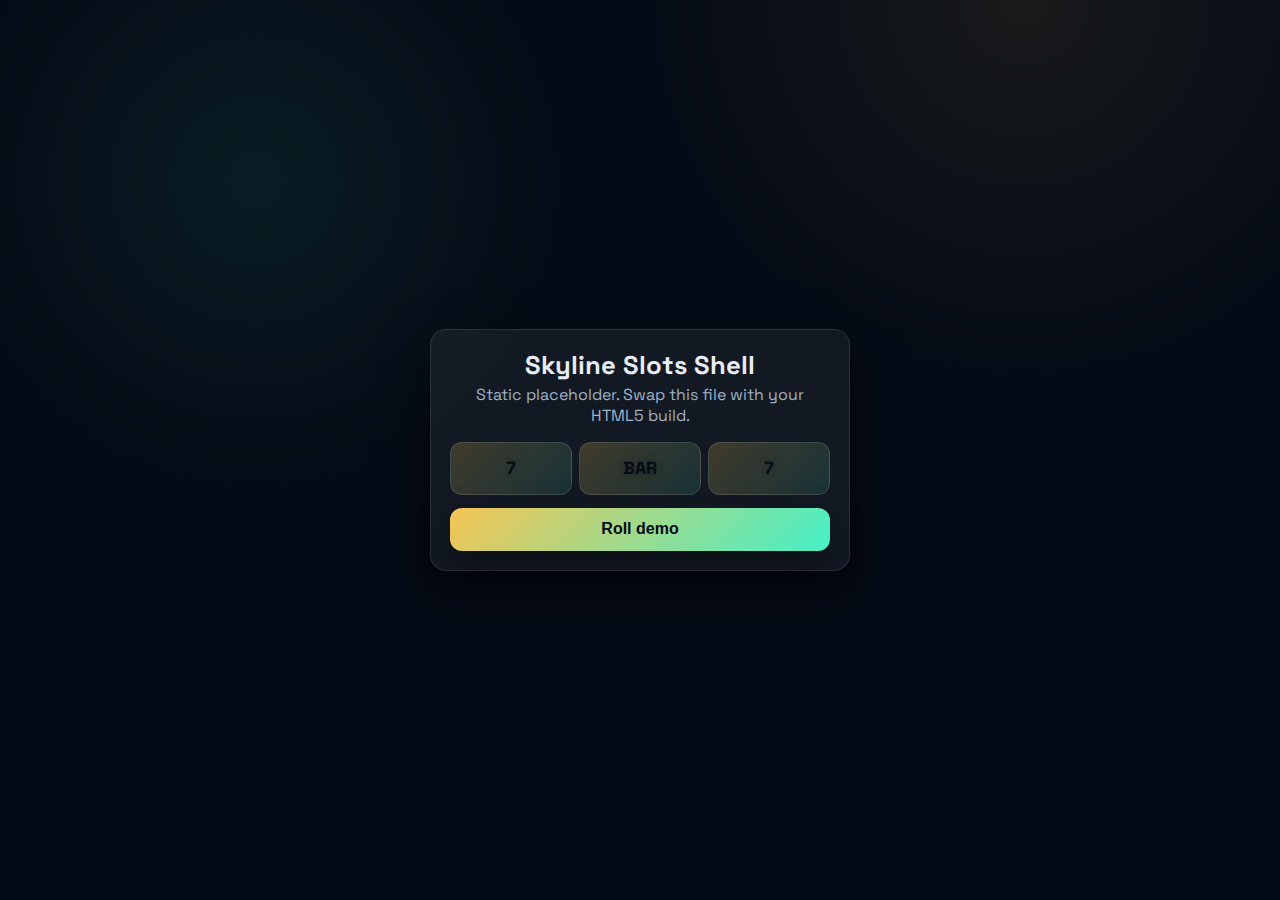
<file: games/game-1/index.html>
<!doctype html>
<html lang="en">
<head>
  <meta charset="utf-8">
  <meta name="viewport" content="width=device-width, initial-scale=1">
  <title>Game Shell 1 — Skyline Slots</title>
  <link rel="preconnect" href="https://fonts.googleapis.com">
  <link rel="preconnect" href="https://fonts.gstatic.com" crossorigin>
  <link href="https://fonts.googleapis.com/css2?family=Space+Grotesk:wght@500;700&display=swap" rel="stylesheet">
  <style>
    :root{
      --bg: #050b16;
      --accent: #f6c452;
      --accent-2: #45f0c8;
      --card: rgba(255,255,255,0.06);
      --text: #e8ecf5;
      --muted: #9fb1c8;
    }
    *{box-sizing:border-box}
    body{
      margin:0;
      font-family:"Space Grotesk", system-ui, sans-serif;
      min-height:100vh;
      background:radial-gradient(circle at 20% 20%, rgba(69,240,200,0.08), transparent 25%),
                 radial-gradient(circle at 80% 0%, rgba(246,196,82,0.08), transparent 28%),
                 #050b16;
      color:var(--text);
      display:flex;
      align-items:center;
      justify-content:center;
      padding:1rem;
    }
    .card{
      width:min(420px, 100%);
      background:var(--card);
      border:1px solid rgba(255,255,255,0.1);
      border-radius:16px;
      padding:1.2rem;
      box-shadow:0 18px 50px rgba(0,0,0,0.55);
      text-align:center;
    }
    h1{
      margin:0 0 0.2rem;
      font-size:1.6rem;
    }
    p{margin:0.2rem 0; color:var(--muted)}
    .reel{
      display:grid;
      grid-template-columns:repeat(3, 1fr);
      gap:0.4rem;
      margin:1rem 0 0.8rem;
    }
    .slot{
      padding:0.9rem 0.6rem;
      border-radius:12px;
      border:1px solid rgba(255,255,255,0.12);
      background:linear-gradient(135deg, rgba(246,196,82,0.2), rgba(69,240,200,0.12));
      font-weight:700;
      font-size:1.1rem;
      color:#050b16;
      text-shadow:0 1px 10px rgba(0,0,0,0.35);
    }
    button{
      background:linear-gradient(135deg, var(--accent), var(--accent-2));
      color:#050b16;
      font-weight:700;
      border:none;
      border-radius:12px;
      padding:0.8rem 1.2rem;
      cursor:pointer;
      box-shadow:0 14px 36px rgba(0,0,0,0.45);
      transition:transform .18s ease;
      width:100%;
      font-size:1rem;
    }
    button:hover{transform:translateY(-2px)}
  </style>
</head>
<body>
  <div class="card">
    <h1>Skyline Slots Shell</h1>
    <p>Static placeholder. Swap this file with your HTML5 build.</p>
    <div class="reel" id="reel">
      <div class="slot">7</div>
      <div class="slot">BAR</div>
      <div class="slot">7</div>
    </div>
    <button id="roll">Roll demo</button>
  </div>

  <script>
    const options = ["7", "BAR", "AAA", "SS", "WIN"];
    const reel = document.getElementById("reel");
    document.getElementById("roll").addEventListener("click", ()=>{
      reel.querySelectorAll(".slot").forEach(slot=>{
        const pick = options[Math.floor(Math.random()*options.length)];
        slot.textContent = pick;
      });
    });
  </script>
</body>
</html>
</file>
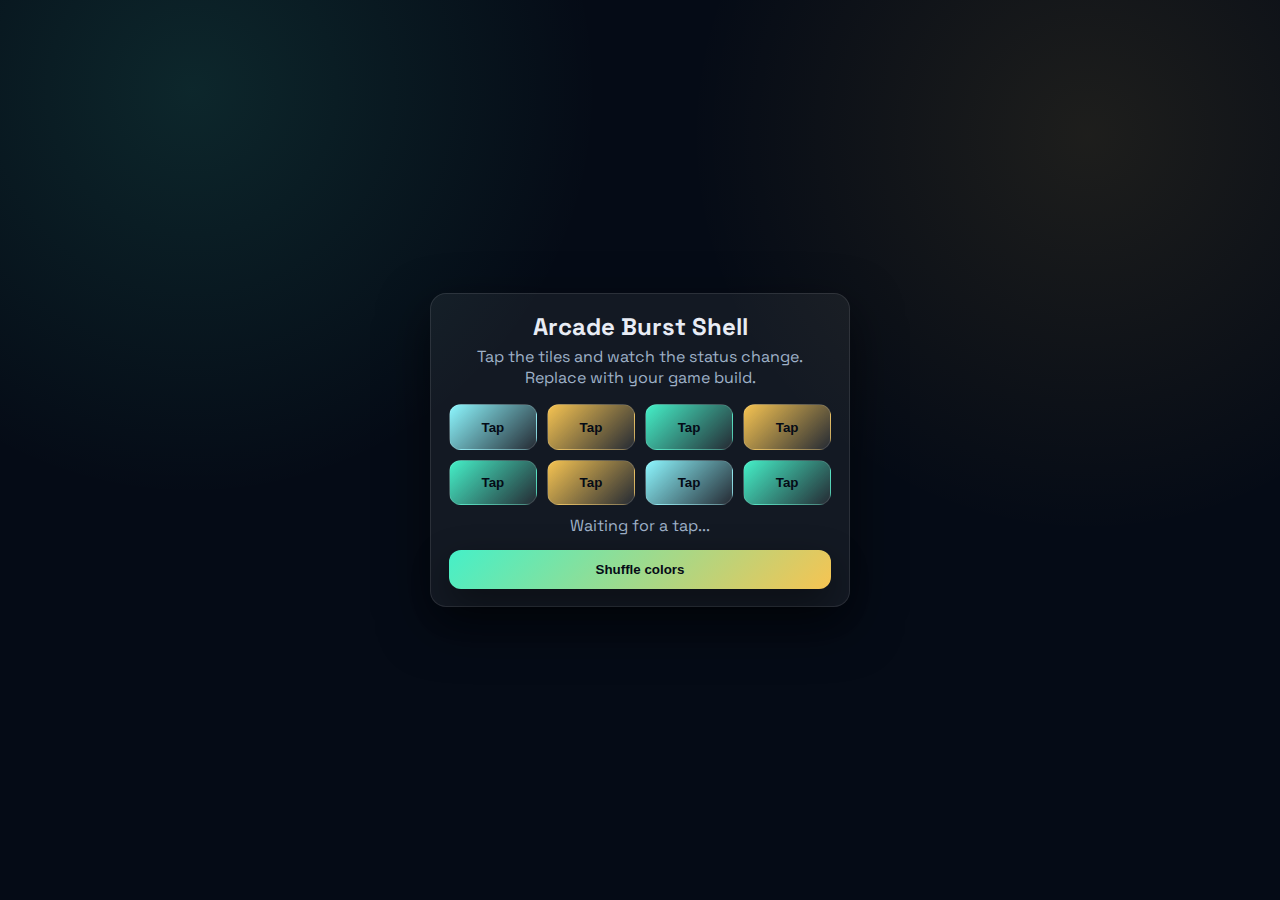
<file: games/game-2/index.html>
<!doctype html>
<html lang="en">
<head>
  <meta charset="utf-8">
  <meta name="viewport" content="width=device-width, initial-scale=1">
  <title>Game Shell 2 — Arcade Burst</title>
  <link rel="preconnect" href="https://fonts.googleapis.com">
  <link rel="preconnect" href="https://fonts.gstatic.com" crossorigin>
  <link href="https://fonts.googleapis.com/css2?family=Space+Grotesk:wght@500;700&display=swap" rel="stylesheet">
  <style>
    :root{
      --bg:#050b16;
      --card:rgba(255,255,255,0.06);
      --accent:#45f0c8;
      --accent-2:#f6c452;
      --text:#e8ecf5;
      --muted:#9fb1c8;
    }
    *{box-sizing:border-box}
    body{
      margin:0;
      min-height:100vh;
      font-family:"Space Grotesk", system-ui, sans-serif;
      background:radial-gradient(circle at 15% 10%, rgba(69,240,200,0.12), transparent 30%),
                 radial-gradient(circle at 85% 15%, rgba(246,196,82,0.1), transparent 30%),
                 #050b16;
      color:var(--text);
      display:flex;
      align-items:center;
      justify-content:center;
      padding:1rem;
    }
    .wrap{
      width:min(420px, 100%);
      background:var(--card);
      border:1px solid rgba(255,255,255,0.1);
      border-radius:16px;
      padding:1.1rem;
      box-shadow:0 18px 50px rgba(0,0,0,0.55);
      text-align:center;
    }
    h1{margin:0 0 0.2rem; font-size:1.5rem}
    p{margin:0.25rem 0; color:var(--muted)}
    .grid{
      display:grid;
      grid-template-columns:repeat(4, 1fr);
      gap:0.6rem;
      margin:1rem 0 0.6rem;
    }
    .tile{
      padding:0.9rem 0.6rem;
      border-radius:12px;
      border:1px solid rgba(255,255,255,0.12);
      background:linear-gradient(160deg, rgba(69,240,200,0.24), rgba(246,196,82,0.16));
      font-weight:700;
      color:#050b16;
      cursor:pointer;
      transition:transform .12s ease, box-shadow .12s ease;
    }
    .tile.active{
      box-shadow:0 0 0 2px rgba(69,240,200,0.4);
    }
    .tile:hover{transform:translateY(-2px)}
    .cta{
      margin-top:0.6rem;
      padding:0.75rem;
      border-radius:12px;
      background:linear-gradient(135deg, var(--accent), var(--accent-2));
      color:#050b16;
      font-weight:700;
      border:none;
      cursor:pointer;
      width:100%;
      box-shadow:0 14px 36px rgba(0,0,0,0.45);
      transition:transform .18s ease;
    }
    .cta:hover{transform:translateY(-2px)}
  </style>
</head>
<body>
  <div class="wrap">
    <h1>Arcade Burst Shell</h1>
    <p>Tap the tiles and watch the status change. Replace with your game build.</p>
    <div class="grid" id="tileGrid"></div>
    <p id="status">Waiting for a tap...</p>
    <button class="cta" id="shuffle">Shuffle colors</button>
  </div>

  <script>
    const colors = ["var(--accent)", "var(--accent-2)", "#8df7ff", "#f2994a"];
    const tileGrid = document.getElementById("tileGrid");
    const status = document.getElementById("status");
    const shuffleBtn = document.getElementById("shuffle");

    function buildGrid(){
      tileGrid.innerHTML = "";
      for(let i=0;i<8;i++){
        const tile = document.createElement("button");
        tile.className = "tile";
        tile.textContent = "Tap";
        tile.style.background = `linear-gradient(135deg, ${pick()}, rgba(255,255,255,0.08))`;
        tile.addEventListener("click", ()=>{
          tile.classList.toggle("active");
          tile.textContent = tile.classList.contains("active") ? "Active" : "Tap";
          status.textContent = "Tiles switched: " + document.querySelectorAll(".tile.active").length;
        });
        tileGrid.appendChild(tile);
      }
    }
    function pick(){
      return colors[Math.floor(Math.random()*colors.length)];
    }
    shuffleBtn.addEventListener("click", buildGrid);
    buildGrid();
  </script>
</body>
</html>
</file>
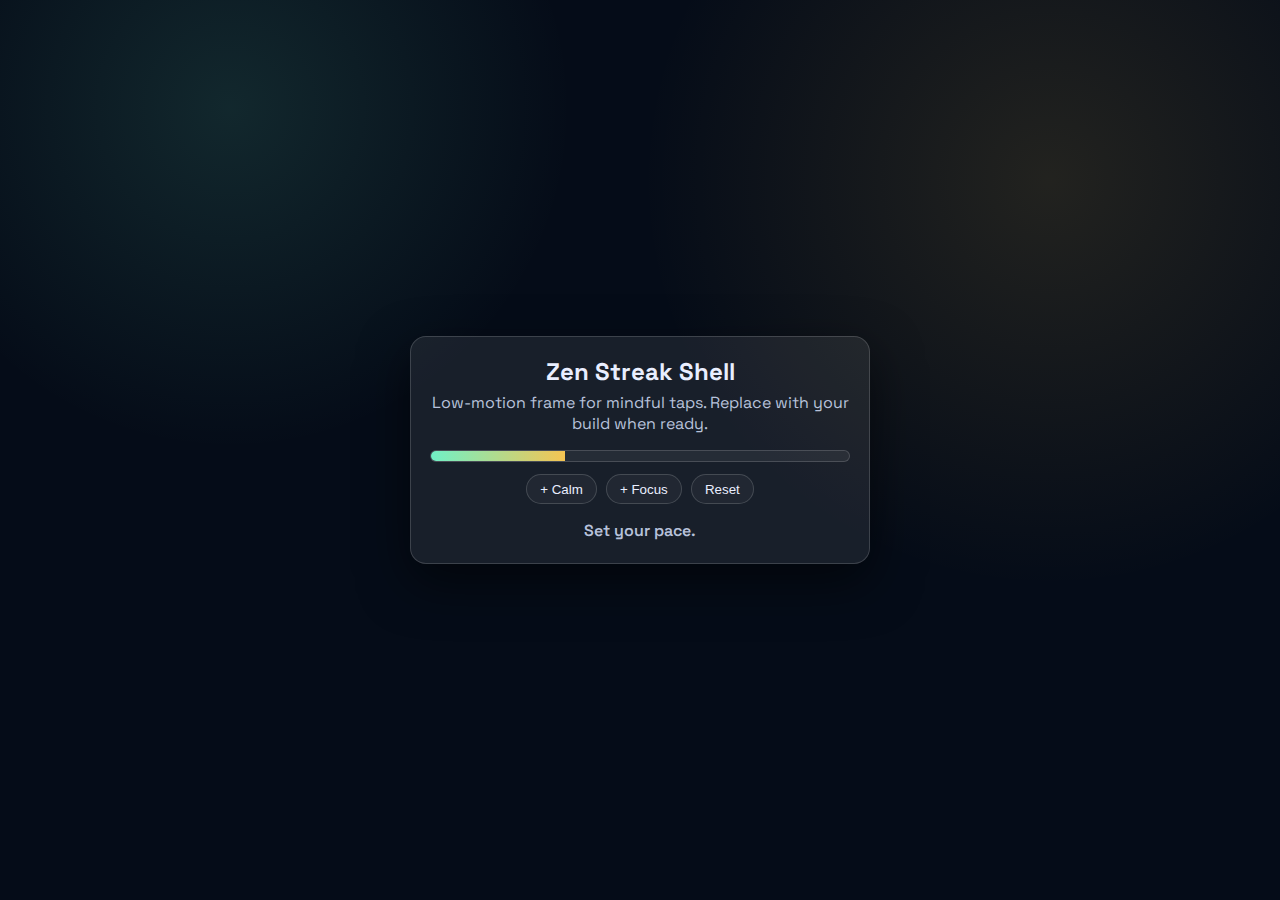
<file: games/game-3/index.html>
<!doctype html>
<html lang="en">
<head>
  <meta charset="utf-8">
  <meta name="viewport" content="width=device-width, initial-scale=1">
  <title>Game Shell 3 — Drift Calm</title>
  <link rel="preconnect" href="https://fonts.googleapis.com">
  <link rel="preconnect" href="https://fonts.gstatic.com" crossorigin>
  <link href="https://fonts.googleapis.com/css2?family=Space+Grotesk:wght@500;700&display=swap" rel="stylesheet">
  <style>
    :root{
      --bg:#050c18;
      --card:rgba(255,255,255,0.08);
      --accent:#f5c452;
      --accent-2:#70f0c7;
      --text:#e9eeff;
      --muted:#b7c2db;
      --border:rgba(255,255,255,0.16);
    }
    *{box-sizing:border-box}
    body{
      margin:0;
      min-height:100vh;
      font-family:"Space Grotesk", system-ui, sans-serif;
      background:radial-gradient(circle at 18% 12%, rgba(112,240,199,0.12), transparent 26%),
                 radial-gradient(circle at 82% 20%, rgba(245,196,82,0.12), transparent 32%),
                 #050c18;
      color:var(--text);
      display:flex;
      align-items:center;
      justify-content:center;
      padding:1rem;
    }
    .shell{
      width:min(460px, 100%);
      background:var(--card);
      border:1px solid var(--border);
      border-radius:16px;
      padding:1.2rem;
      box-shadow:0 18px 50px rgba(0,0,0,0.55);
      text-align:center;
    }
    h1{margin:0 0 0.2rem; font-size:1.5rem}
    p{margin:0.3rem 0; color:var(--muted)}
    .meter{
      margin:1rem 0 0.4rem;
      height:12px;
      border-radius:999px;
      background:rgba(255,255,255,0.06);
      overflow:hidden;
      border:1px solid var(--border);
    }
    .fill{
      height:100%;
      width:32%;
      background:linear-gradient(90deg, var(--accent-2), var(--accent));
      transition:width .25s ease;
    }
    .chips{
      display:flex;
      justify-content:center;
      gap:0.6rem;
      margin:0.8rem 0 1rem;
    }
    .chip{
      padding:0.4rem 0.8rem;
      border-radius:999px;
      border:1px solid var(--border);
      background:rgba(255,255,255,0.04);
      color:var(--text);
      cursor:pointer;
      transition:transform .16s ease, border-color .16s ease;
    }
    .chip:hover{transform:translateY(-2px); border-color:var(--accent-2)}
    .log{
      min-height:24px;
      color:var(--muted);
      font-weight:600;
    }
  </style>
</head>
<body>
  <div class="shell">
    <h1>Zen Streak Shell</h1>
    <p>Low-motion frame for mindful taps. Replace with your build when ready.</p>
    <div class="meter"><div class="fill" id="fill"></div></div>
    <div class="chips">
      <button class="chip" data-boost="15">+ Calm</button>
      <button class="chip" data-boost="22">+ Focus</button>
      <button class="chip" data-boost="-18">Reset</button>
    </div>
    <div class="log" id="log">Set your pace.</div>
  </div>

  <script>
    const fill = document.getElementById("fill");
    const log = document.getElementById("log");
    document.querySelectorAll(".chip").forEach(chip => {
      chip.addEventListener("click", () => {
        const change = Number(chip.dataset.boost);
        const current = parseInt(fill.style.width, 10) || 32;
        const next = Math.min(100, Math.max(8, current + change));
        fill.style.width = next + "%";
        log.textContent = change < 0 ? "Reset to a calm state." : "Boost applied. Keep it light.";
      });
    });
  </script>
</body>
</html>
</file>
